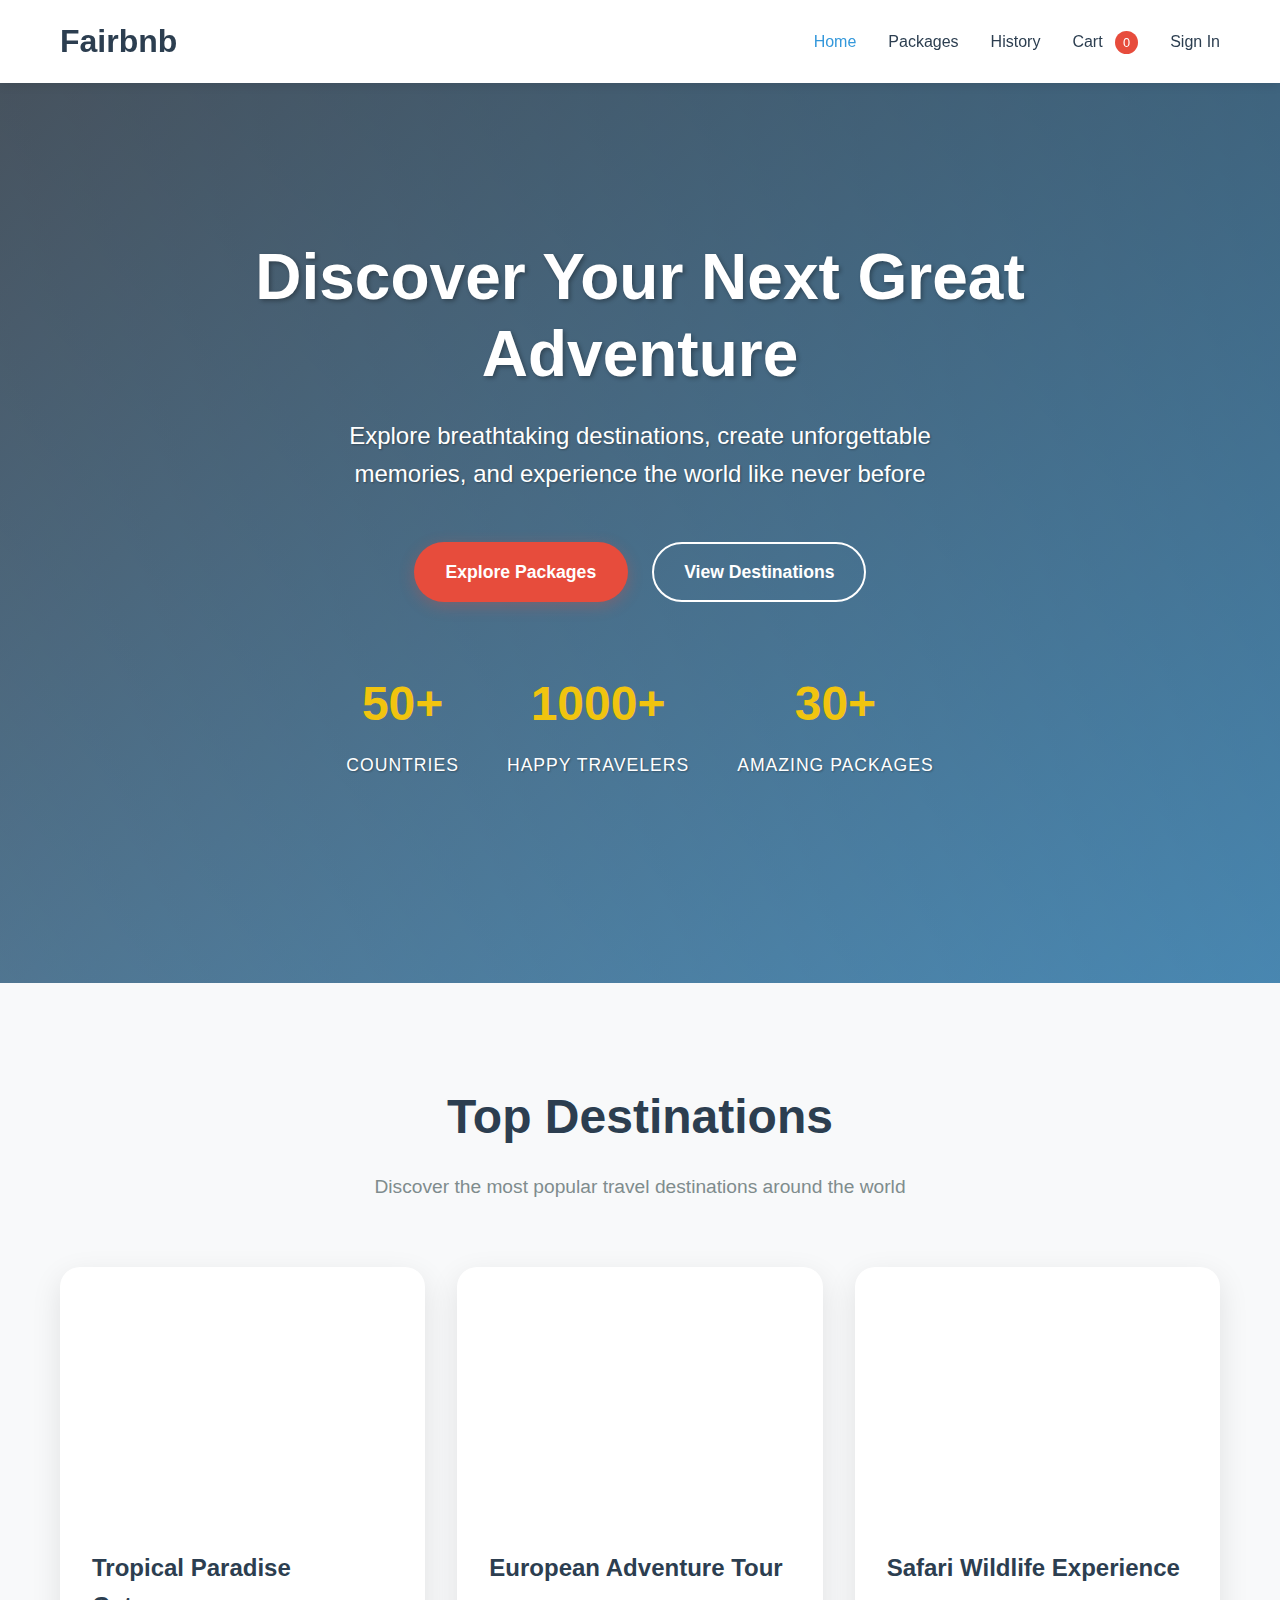
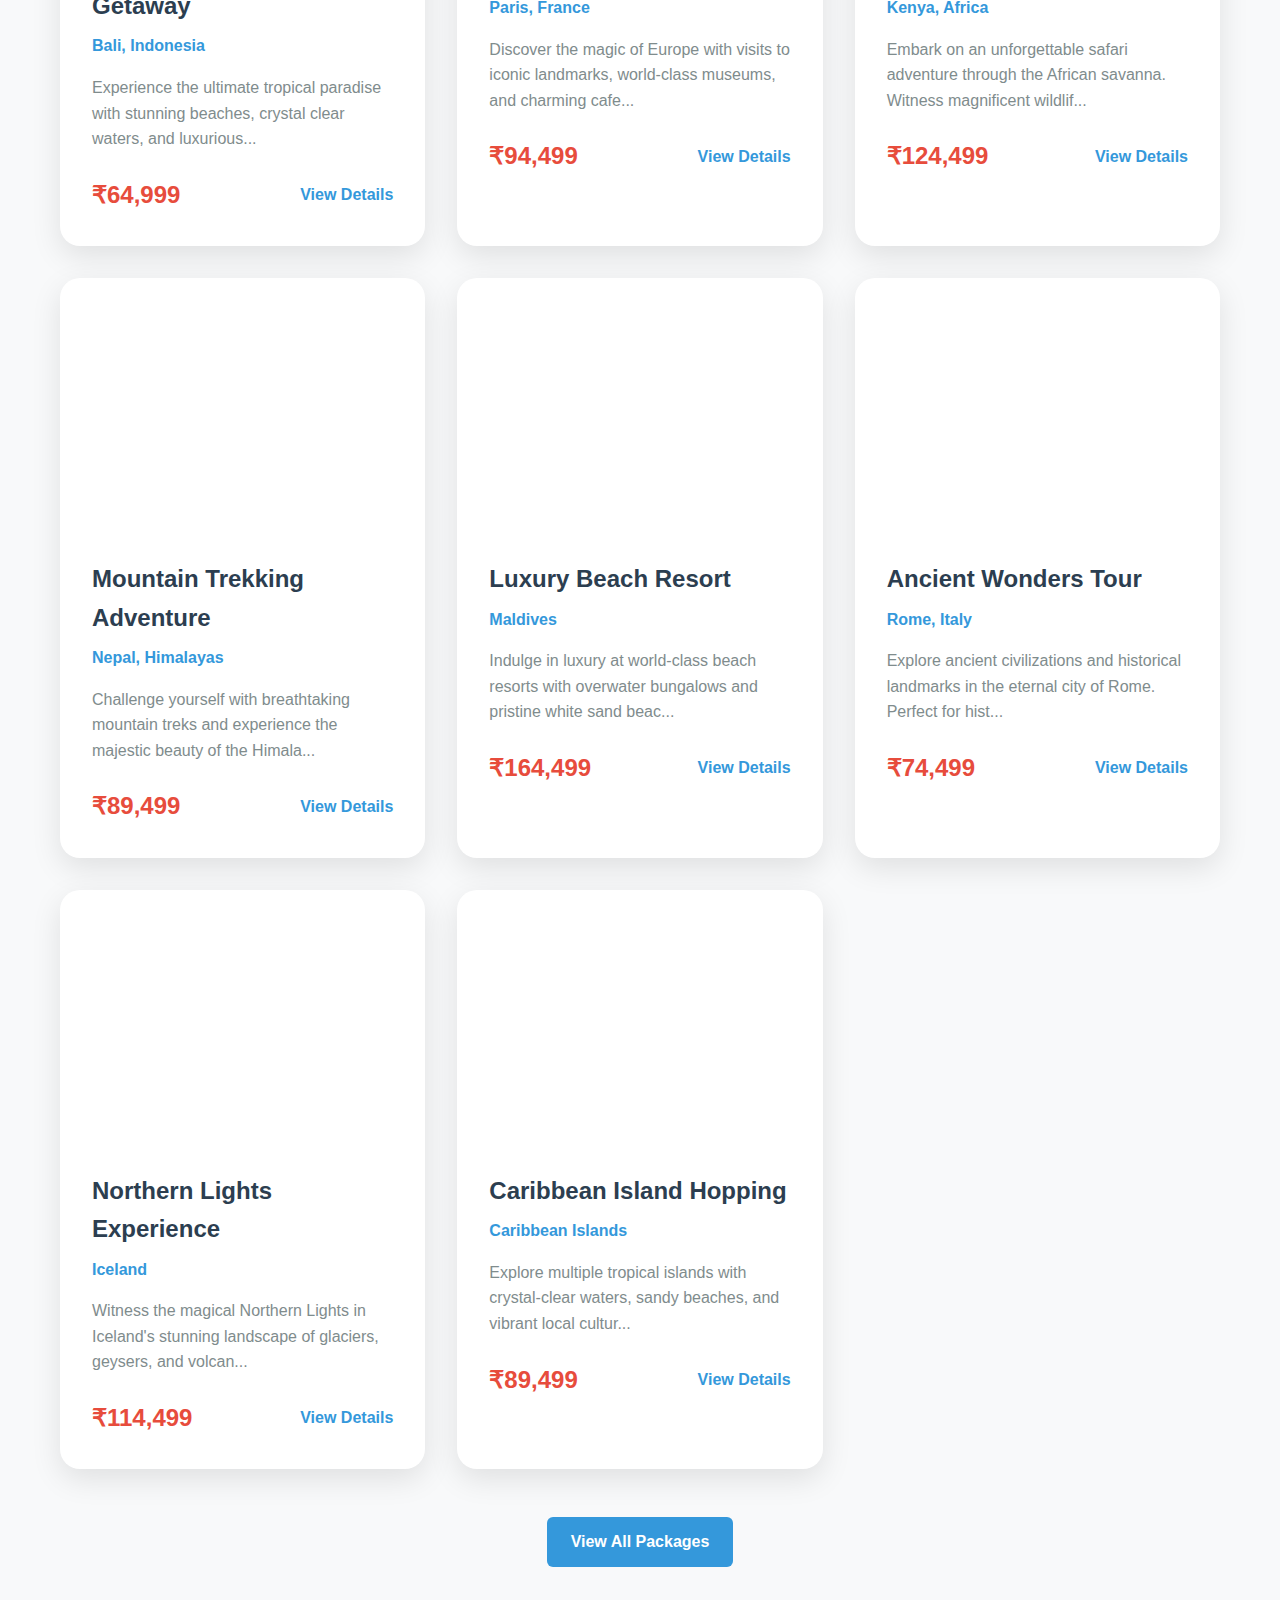
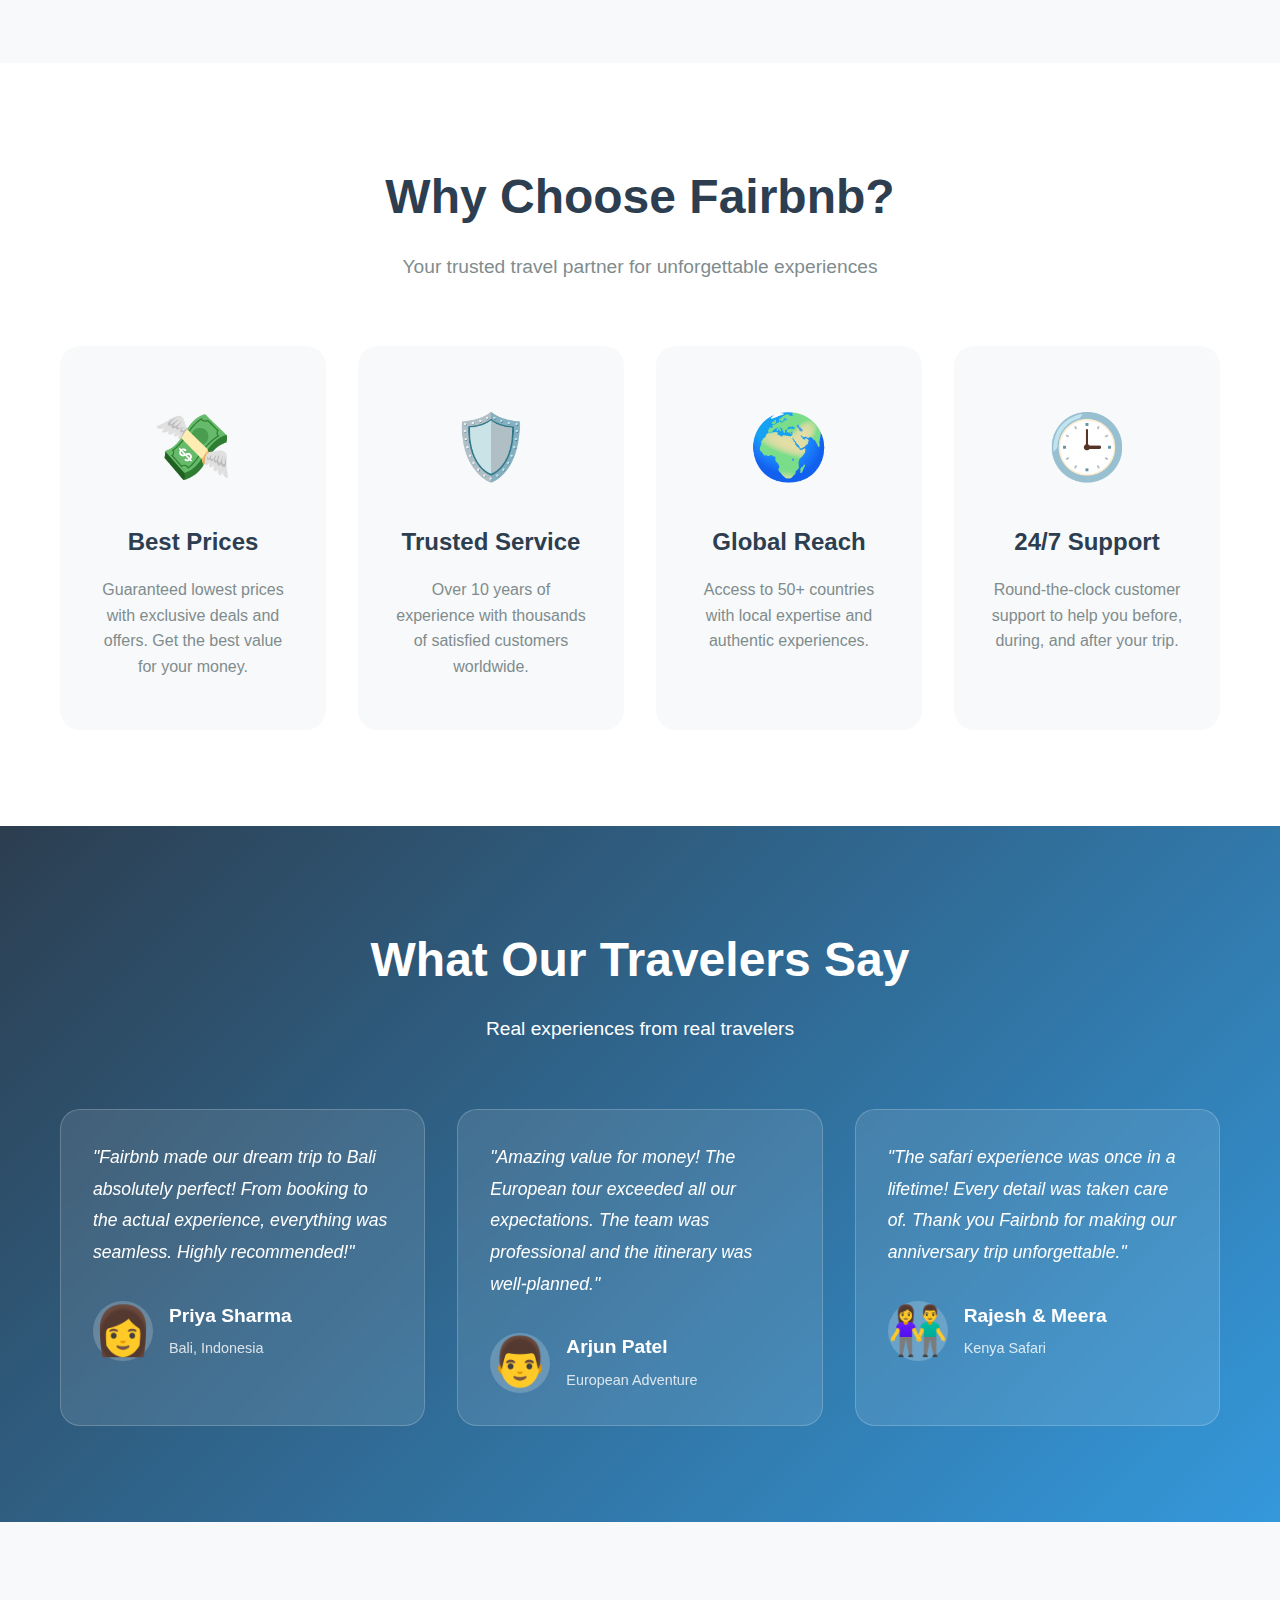
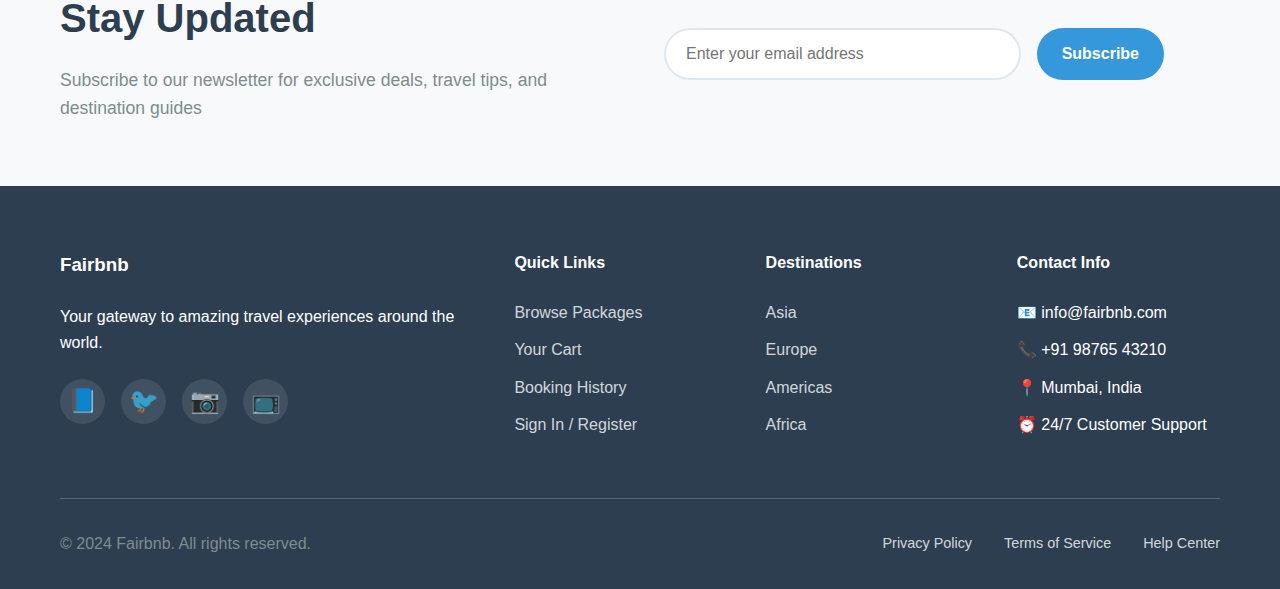
<file: index.html>
<!DOCTYPE html>
<html lang="en">
<head>
    <meta charset="UTF-8">
    <meta name="viewport" content="width=device-width, initial-scale=1.0">
    <title>Fairbnb - Discover Your Next Great Adventure</title>
    <link rel="stylesheet" href="assets/css/style.css">
    <link rel="stylesheet" href="assets/css/home.css">
</head>
<body>
    <script
    type="text/javascript"
    src="https://plug-platform.devrev.ai/static/plug.js"
  ></script>
  <script src="https://static.plug.devrev.ai/plug-latest.min.js"></script>
  <script>
    const savedUser = localStorage.getItem('fairbnb_user');
    if (savedUser) {
      const user = JSON.parse(savedUser);
      const userEmail = user.email;
      const userName = user.name;
      console.log("User Email:", userEmail);
      console.log("User Name:", userName);
    
      if (userEmail && userName) {
        fetch("http://localhost:3000/generate-token", {
          method: "POST",
          headers: { "Content-Type": "application/json" },
          body: JSON.stringify({ email: userEmail, display_name: userName })
        })
        .then(res => res.json())
        .then(data => {
          console.log("Session Token:", data.session_token);
          const sessionToken = data.session_token;
    
          // Initialize PLuG SDK with session token
          window.plugSDK.init({
            app_id: 'DvRvStPZG9uOmNvcmU6ZHZydi1pbi0xOmRldm8vMk9KQnRsU3drazpwbHVnX3NldHRpbmcvMV9ffHxfXzIwMjQtMTEtMjIgMDg6MzY6MDkuNzY5ODc2MDA0ICswMDAwIFVUQw==xlxendsDvRv',
            session_token: sessionToken,
            enable_session_recording: true
          });
    
          // Wait for SDK to be ready, then log session/tab ID
          window.plugSDK.onEvent(payload => {
            if (payload.type === "ON_OBSERVABILITY_READY") {
              const { sessionId, tabId } = window.plugSDK.getSessionDetails();
              console.log("PLuG Session ID:", sessionId);
              console.log("PLuG Tab ID:", tabId);
            }
          });
        })
        .catch(err => console.error("Error fetching session token:", err));
      } else {
        console.warn("User info not found in localStorage.");
      }
    }
    </script> 
    <header class="header">
        <nav class="navbar">
            <div class="nav-container">
                <div class="nav-logo">
                    <h2>Fairbnb</h2>
                </div>
                <ul class="nav-menu" id="nav-menu">
                    <li class="nav-item">
                        <a href="index.html" class="nav-link active">Home</a>
                    </li>
                    <li class="nav-item">
                        <a href="packages.html" class="nav-link">Packages</a>
                    </li>
                    <li class="nav-item">
                        <a href="history.html" class="nav-link">History</a>
                    </li>
                    <li class="nav-item">
                        <a href="cart.html" class="nav-link">Cart <span id="cart-count" class="cart-count">0</span></a>
                    </li>
                    <li class="nav-item auth-section" id="auth-section">
                        <a href="signin.html" class="nav-link" id="auth-link">Sign In</a>
                    </li>
                </ul>
                <div class="nav-toggle" id="nav-toggle">
                    <span class="bar"></span>
                    <span class="bar"></span>
                    <span class="bar"></span>
                </div>
            </div>
        </nav>
    </header>

    <main>
        <!-- Hero Section -->
        <section class="hero">
            <div class="hero-overlay"></div>
            <div class="hero-content">
                <h1>Discover Your Next Great Adventure</h1>
                <p>Explore breathtaking destinations, create unforgettable memories, and experience the world like never before</p>
                <div class="hero-actions">
                    <a href="packages.html" class="cta-button primary">Explore Packages</a>
                    <a href="#destinations" class="cta-button secondary">View Destinations</a>
                </div>
                <div class="hero-stats">
                    <div class="stat-item">
                        <h3>50+</h3>
                        <p>Countries</p>
                    </div>
                    <div class="stat-item">
                        <h3>1000+</h3>
                        <p>Happy Travelers</p>
                    </div>
                    <div class="stat-item">
                        <h3>30+</h3>
                        <p>Amazing Packages</p>
                    </div>
                </div>
            </div>
        </section>

        <!-- Top Destinations Section -->
        <section class="top-destinations" id="destinations">
            <div class="container">
                <div class="section-header">
                    <h2>Top Destinations</h2>
                    <p>Discover the most popular travel destinations around the world</p>
                </div>
                <div class="destinations-grid" id="destinations-grid">
                    <!-- Will be populated by JavaScript -->
                </div>
                <div class="section-footer">
                    <a href="packages.html" class="cta-button">View All Packages</a>
                </div>
            </div>
        </section>

        <!-- Why Choose Us Section -->
        <section class="why-choose-us">
            <div class="container">
                <div class="section-header">
                    <h2>Why Choose Fairbnb?</h2>
                    <p>Your trusted travel partner for unforgettable experiences</p>
                </div>
                <div class="features-grid">
                    <div class="feature-card">
                        <div class="feature-icon">💸</div>
                        <h3>Best Prices</h3>
                        <p>Guaranteed lowest prices with exclusive deals and offers. Get the best value for your money.</p>
                    </div>
                    <div class="feature-card">
                        <div class="feature-icon">🛡️</div>
                        <h3>Trusted Service</h3>
                        <p>Over 10 years of experience with thousands of satisfied customers worldwide.</p>
                    </div>
                    <div class="feature-card">
                        <div class="feature-icon">🌍</div>
                        <h3>Global Reach</h3>
                        <p>Access to 50+ countries with local expertise and authentic experiences.</p>
                    </div>
                    <div class="feature-card">
                        <div class="feature-icon">🕒</div>
                        <h3>24/7 Support</h3>
                        <p>Round-the-clock customer support to help you before, during, and after your trip.</p>
                    </div>
                </div>
            </div>
        </section>

        <!-- Testimonials Section -->
        <section class="testimonials">
            <div class="container">
                <div class="section-header">
                    <h2>What Our Travelers Say</h2>
                    <p>Real experiences from real travelers</p>
                </div>
                <div class="testimonials-grid">
                    <div class="testimonial-card">
                        <div class="testimonial-content">
                            <p>"Fairbnb made our dream trip to Bali absolutely perfect! From booking to the actual experience, everything was seamless. Highly recommended!"</p>
                        </div>
                        <div class="testimonial-author">
                            <div class="author-avatar">👩</div>
                            <div class="author-info">
                                <h4>Priya Sharma</h4>
                                <span>Bali, Indonesia</span>
                            </div>
                        </div>
                    </div>
                    <div class="testimonial-card">
                        <div class="testimonial-content">
                            <p>"Amazing value for money! The European tour exceeded all our expectations. The team was professional and the itinerary was well-planned."</p>
                        </div>
                        <div class="testimonial-author">
                            <div class="author-avatar">👨</div>
                            <div class="author-info">
                                <h4>Arjun Patel</h4>
                                <span>European Adventure</span>
                            </div>
                        </div>
                    </div>
                    <div class="testimonial-card">
                        <div class="testimonial-content">
                            <p>"The safari experience was once in a lifetime! Every detail was taken care of. Thank you Fairbnb for making our anniversary trip unforgettable."</p>
                        </div>
                        <div class="testimonial-author">
                            <div class="author-avatar">👫</div>
                            <div class="author-info">
                                <h4>Rajesh & Meera</h4>
                                <span>Kenya Safari</span>
                            </div>
                        </div>
                    </div>
                </div>
            </div>
        </section>

        <!-- Newsletter Section -->
        <section class="newsletter">
            <div class="container">
                <div class="newsletter-content">
                    <div class="newsletter-text">
                        <h2>Stay Updated</h2>
                        <p>Subscribe to our newsletter for exclusive deals, travel tips, and destination guides</p>
                    </div>
                    <div class="newsletter-form">
                        <form id="newsletter-form">
                            <input type="email" placeholder="Enter your email address" required>
                            <button type="submit" class="cta-button">Subscribe</button>
                        </form>
                    </div>
                </div>
            </div>
        </section>
    </main>

    <footer class="footer">
        <div class="container">
            <div class="footer-content">
                <div class="footer-section">
                    <h3>Fairbnb</h3>
                    <p>Your gateway to amazing travel experiences around the world.</p>
                    <div class="social-links">
                        <a href="#" aria-label="Facebook">📘</a>
                        <a href="#" aria-label="Twitter">🐦</a>
                        <a href="#" aria-label="Instagram">📷</a>
                        <a href="#" aria-label="YouTube">📺</a>
                    </div>
                </div>
                <div class="footer-section">
                    <h4>Quick Links</h4>
                    <ul>
                        <li><a href="packages.html">Browse Packages</a></li>
                        <li><a href="cart.html">Your Cart</a></li>
                        <li><a href="history.html">Booking History</a></li>
                        <li><a href="signin.html">Sign In / Register</a></li>
                    </ul>
                </div>
                <div class="footer-section">
                    <h4>Destinations</h4>
                    <ul>
                        <li><a href="#">Asia</a></li>
                        <li><a href="#">Europe</a></li>
                        <li><a href="#">Americas</a></li>
                        <li><a href="#">Africa</a></li>
                    </ul>
                </div>
                <div class="footer-section">
                    <h4>Contact Info</h4>
                    <ul>
                        <li>📧 info@fairbnb.com</li>
                        <li>📞 +91 98765 43210</li>
                        <li>📍 Mumbai, India</li>
                        <li>⏰ 24/7 Customer Support</li>
                    </ul>
                </div>
            </div>
            <div class="footer-bottom">
                <div class="footer-bottom-content">
                    <p>&copy; 2024 Fairbnb. All rights reserved.</p>
                    <div class="footer-links">
                        <a href="#">Privacy Policy</a>
                        <a href="#">Terms of Service</a>
                        <a href="#">Help Center</a>
                    </div>
                </div>
            </div>
        </div>
    </footer>

    <script src="assets/js/data.js"></script>
    <script src="assets/js/main.js"></script>
    <script>
        // Load featured destinations on homepage
        document.addEventListener('DOMContentLoaded', () => {
            const destinationsGrid = document.getElementById('destinations-grid');
            const featuredPackages = packages.slice(0, 8);
            
            featuredPackages.forEach(pkg => {
                const destinationCard = document.createElement('div');
                destinationCard.className = 'destination-card';
                destinationCard.innerHTML = `
                    <div class="destination-image" style="background-image: url('${pkg.image}')"></div>
                    <div class="destination-content">
                        <h3>${pkg.title}</h3>
                        <p class="destination-location">${pkg.location}</p>
                        <p class="destination-description">${pkg.description.substring(0, 100)}...</p>
                        <div class="destination-footer">
                            <span class="destination-price">₹${pkg.price.toLocaleString()}</span>
                            <a href="packages.html" class="destination-link">View Details</a>
                        </div>
                    </div>
                `;
                destinationsGrid.appendChild(destinationCard);
            });

            // Newsletter form handler
            document.getElementById('newsletter-form').addEventListener('submit', (e) => {
                e.preventDefault();
                const email = e.target.querySelector('input[type="email"]').value;
                showAlert('Thank you for subscribing! You will receive our latest updates.', 'success');
                e.target.reset();
            });
        });
    </script>
</body>
</html>
</file>
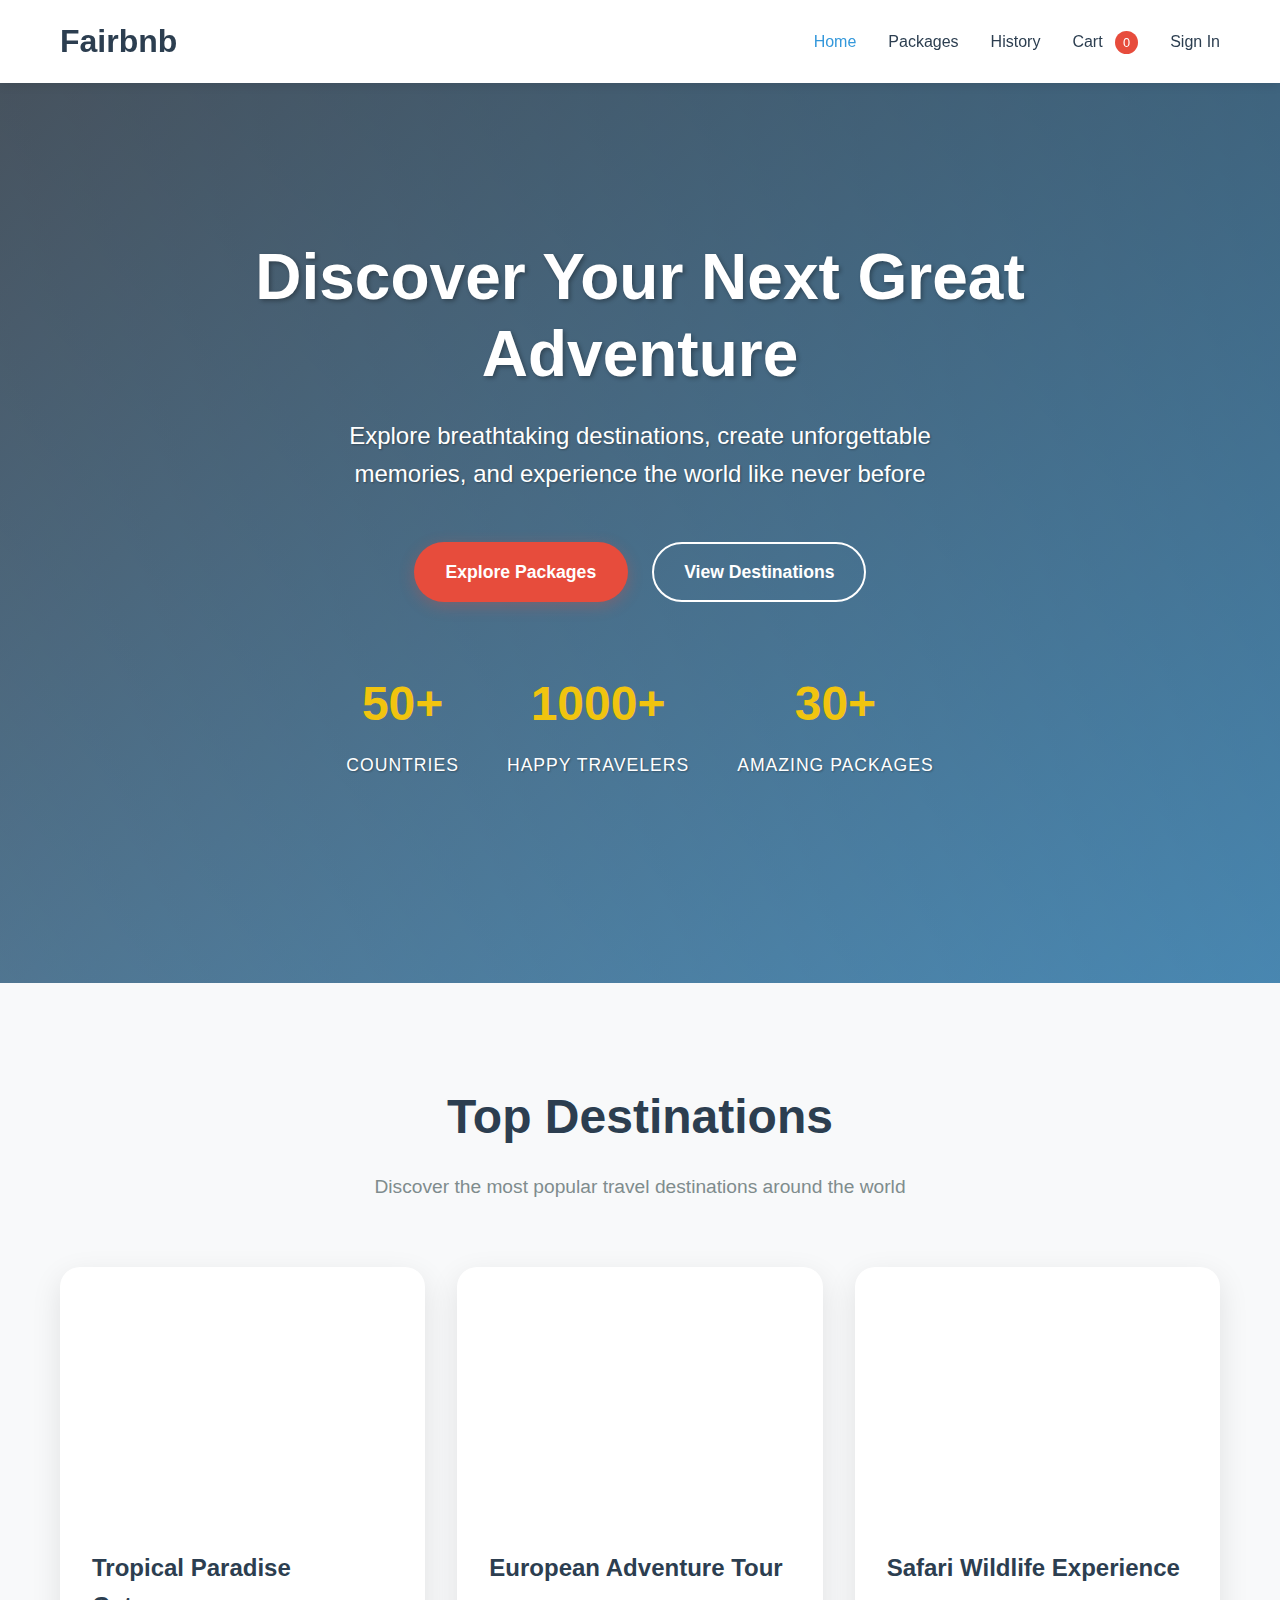
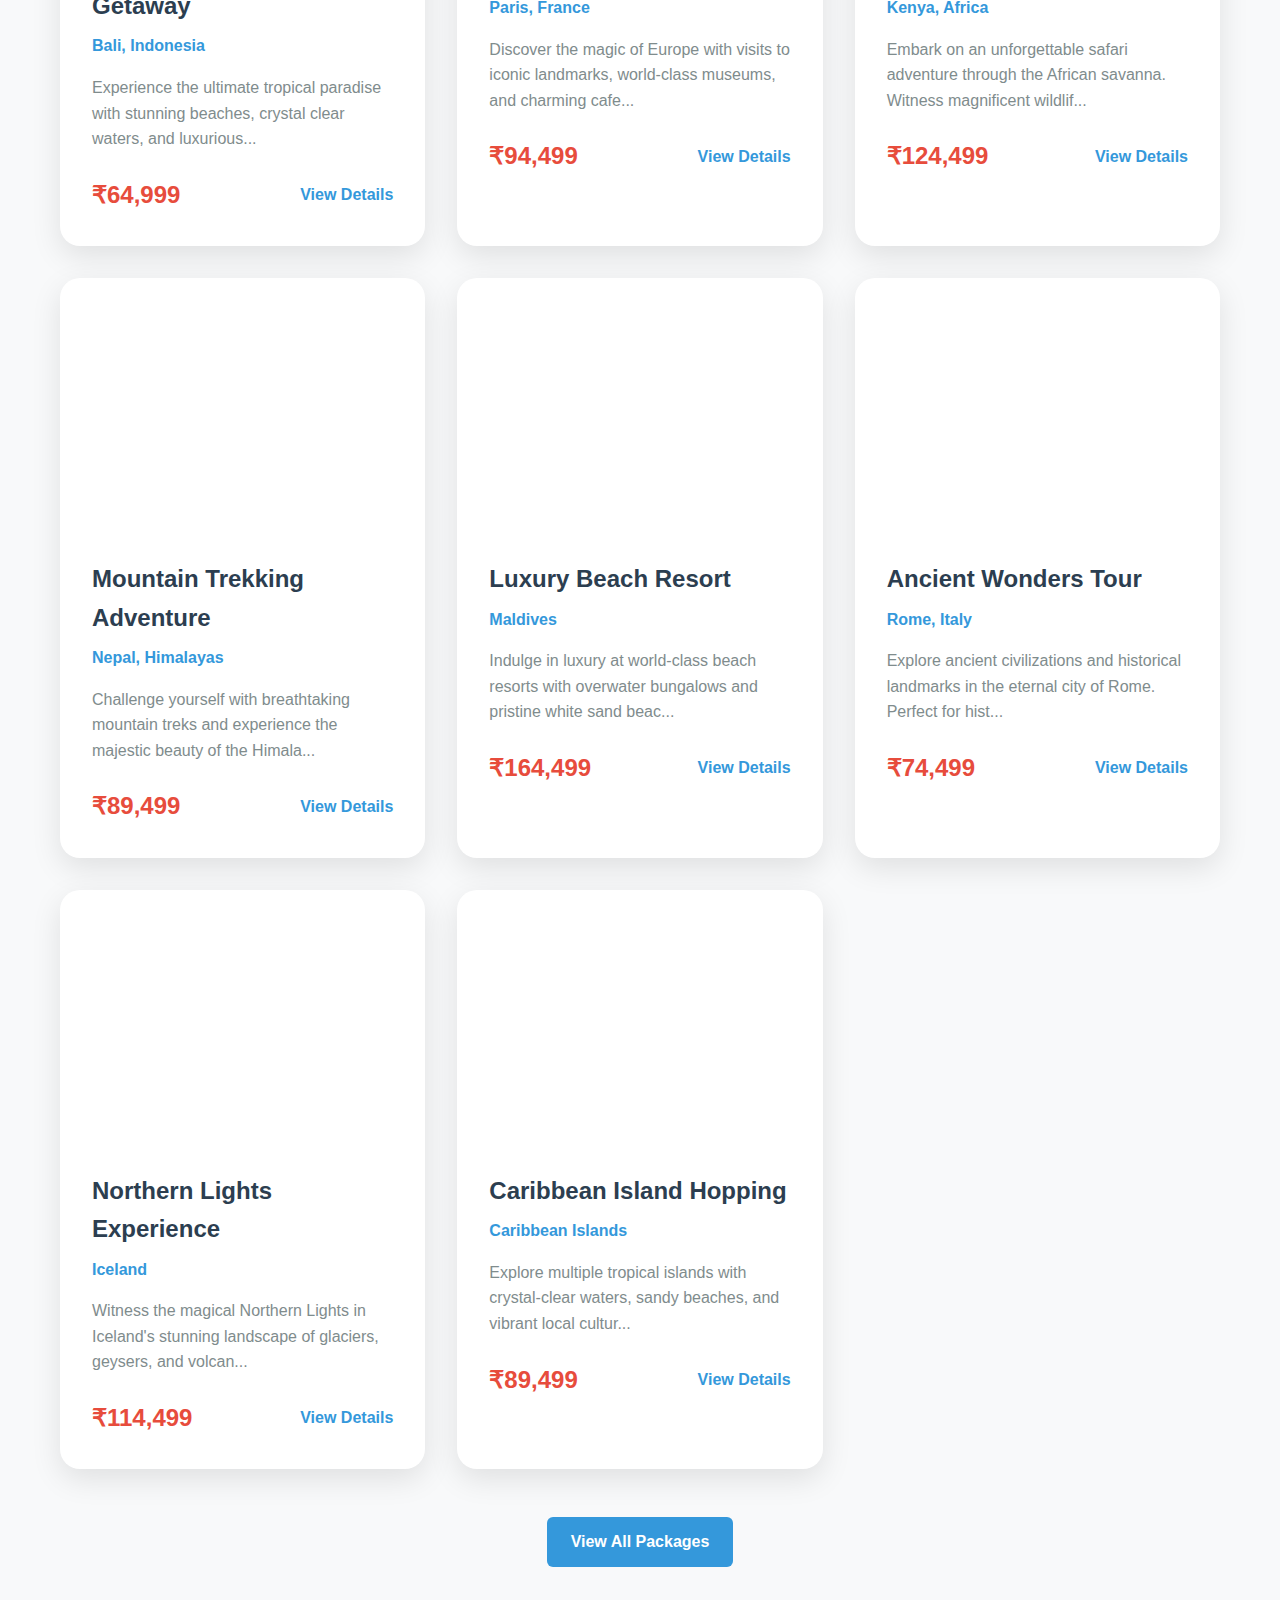
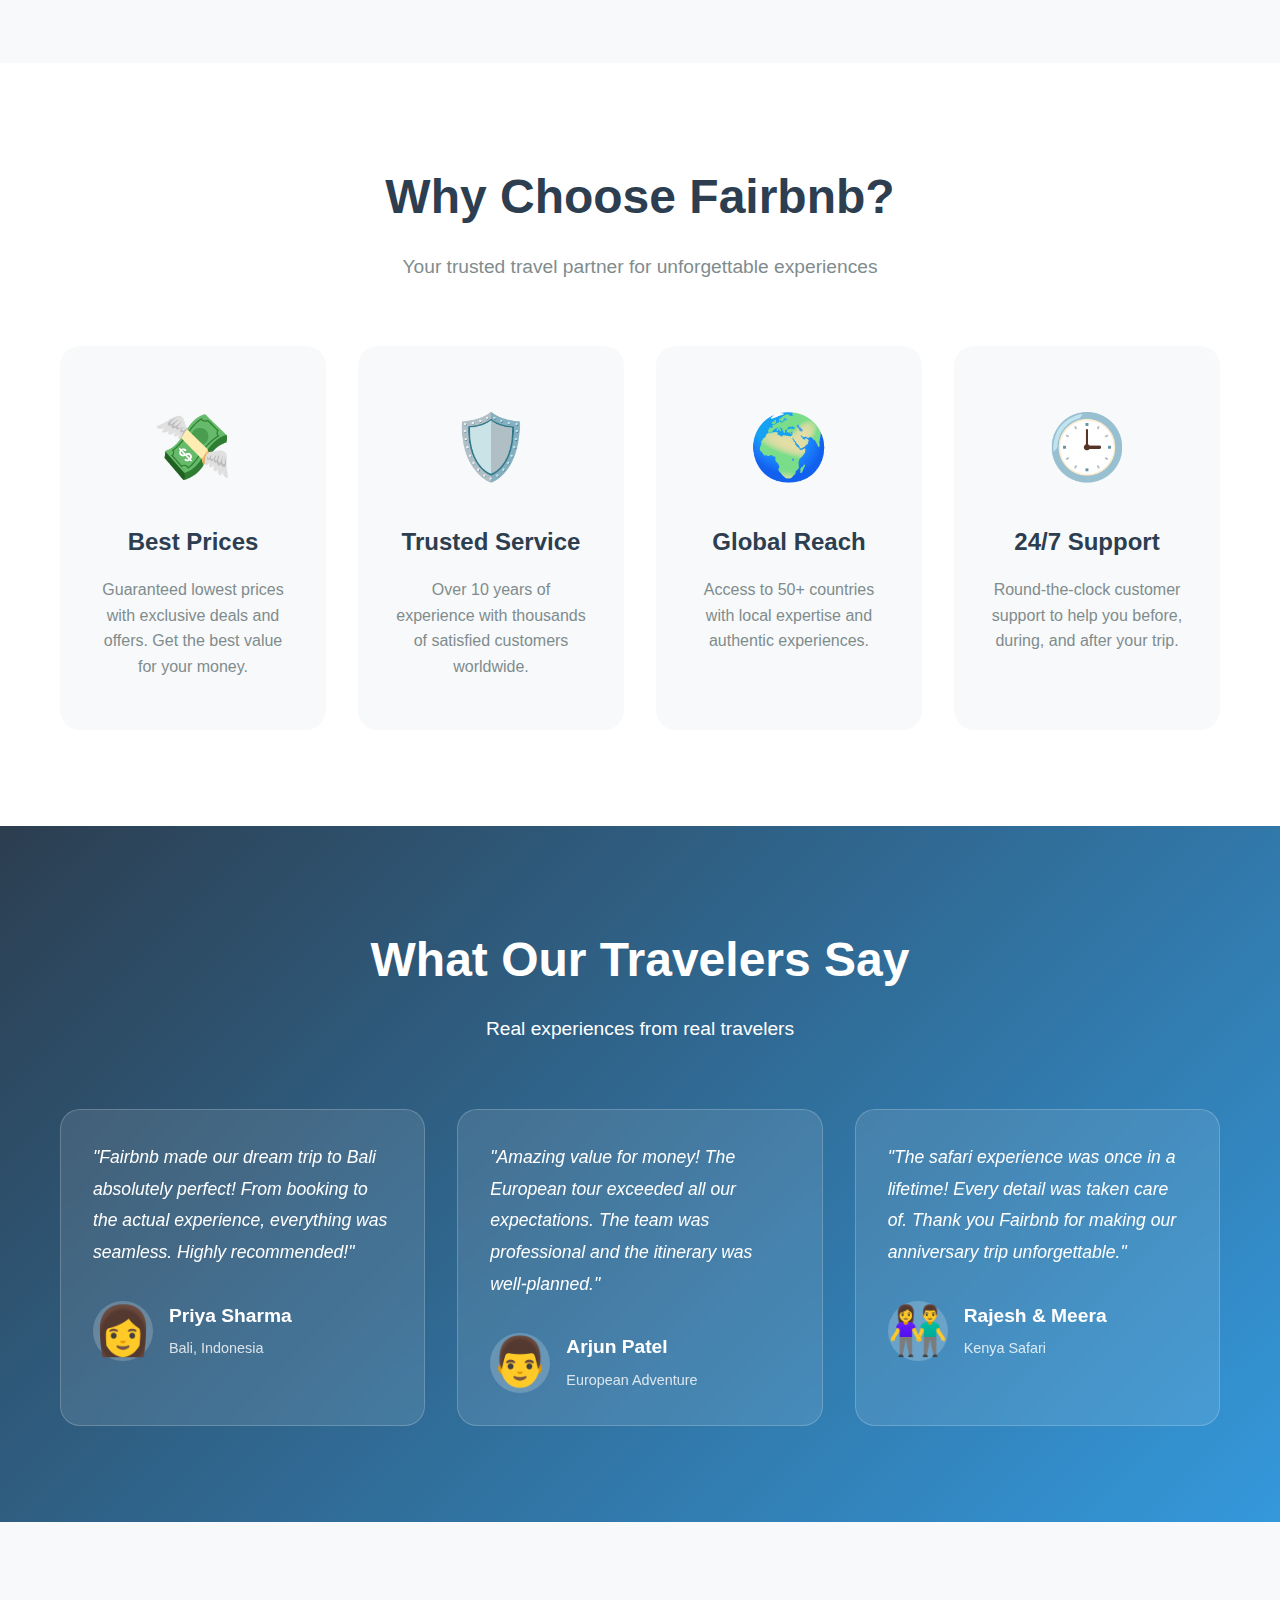
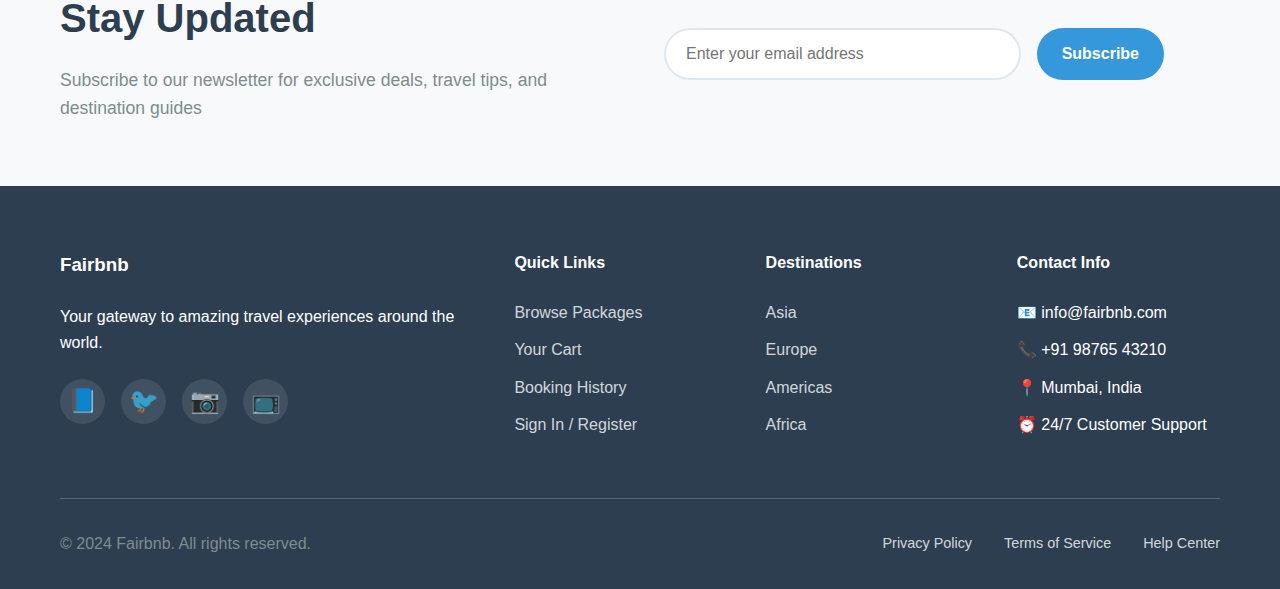
<file: Fairbnb/index.html>
<!DOCTYPE html>
<html lang="en">
<head>
    <meta charset="UTF-8">
    <meta name="viewport" content="width=device-width, initial-scale=1.0">
    <title>Fairbnb - Discover Your Next Great Adventure</title>
    <link rel="stylesheet" href="assets/css/style.css">
    <link rel="stylesheet" href="assets/css/home.css">
</head>
<body>
    <header class="header">
        <nav class="navbar">
            <div class="nav-container">
                <div class="nav-logo">
                    <h2>Fairbnb</h2>
                </div>
                <ul class="nav-menu" id="nav-menu">
                    <li class="nav-item">
                        <a href="index.html" class="nav-link active">Home</a>
                    </li>
                    <li class="nav-item">
                        <a href="packages.html" class="nav-link">Packages</a>
                    </li>
                    <li class="nav-item">
                        <a href="history.html" class="nav-link">History</a>
                    </li>
                    <li class="nav-item">
                        <a href="cart.html" class="nav-link">Cart <span id="cart-count" class="cart-count">0</span></a>
                    </li>
                    <li class="nav-item auth-section" id="auth-section">
                        <a href="signin.html" class="nav-link" id="auth-link">Sign In</a>
                    </li>
                </ul>
                <div class="nav-toggle" id="nav-toggle">
                    <span class="bar"></span>
                    <span class="bar"></span>
                    <span class="bar"></span>
                </div>
            </div>
        </nav>
    </header>

    <main>
        <!-- Hero Section -->
        <section class="hero">
            <div class="hero-overlay"></div>
            <div class="hero-content">
                <h1>Discover Your Next Great Adventure</h1>
                <p>Explore breathtaking destinations, create unforgettable memories, and experience the world like never before</p>
                <div class="hero-actions">
                    <a href="packages.html" class="cta-button primary">Explore Packages</a>
                    <a href="#destinations" class="cta-button secondary">View Destinations</a>
                </div>
                <div class="hero-stats">
                    <div class="stat-item">
                        <h3>50+</h3>
                        <p>Countries</p>
                    </div>
                    <div class="stat-item">
                        <h3>1000+</h3>
                        <p>Happy Travelers</p>
                    </div>
                    <div class="stat-item">
                        <h3>30+</h3>
                        <p>Amazing Packages</p>
                    </div>
                </div>
            </div>
        </section>

        <!-- Top Destinations Section -->
        <section class="top-destinations" id="destinations">
            <div class="container">
                <div class="section-header">
                    <h2>Top Destinations</h2>
                    <p>Discover the most popular travel destinations around the world</p>
                </div>
                <div class="destinations-grid" id="destinations-grid">
                    <!-- Will be populated by JavaScript -->
                </div>
                <div class="section-footer">
                    <a href="packages.html" class="cta-button">View All Packages</a>
                </div>
            </div>
        </section>

        <!-- Why Choose Us Section -->
        <section class="why-choose-us">
            <div class="container">
                <div class="section-header">
                    <h2>Why Choose Fairbnb?</h2>
                    <p>Your trusted travel partner for unforgettable experiences</p>
                </div>
                <div class="features-grid">
                    <div class="feature-card">
                        <div class="feature-icon">💸</div>
                        <h3>Best Prices</h3>
                        <p>Guaranteed lowest prices with exclusive deals and offers. Get the best value for your money.</p>
                    </div>
                    <div class="feature-card">
                        <div class="feature-icon">🛡️</div>
                        <h3>Trusted Service</h3>
                        <p>Over 10 years of experience with thousands of satisfied customers worldwide.</p>
                    </div>
                    <div class="feature-card">
                        <div class="feature-icon">🌍</div>
                        <h3>Global Reach</h3>
                        <p>Access to 50+ countries with local expertise and authentic experiences.</p>
                    </div>
                    <div class="feature-card">
                        <div class="feature-icon">🕒</div>
                        <h3>24/7 Support</h3>
                        <p>Round-the-clock customer support to help you before, during, and after your trip.</p>
                    </div>
                </div>
            </div>
        </section>

        <!-- Testimonials Section -->
        <section class="testimonials">
            <div class="container">
                <div class="section-header">
                    <h2>What Our Travelers Say</h2>
                    <p>Real experiences from real travelers</p>
                </div>
                <div class="testimonials-grid">
                    <div class="testimonial-card">
                        <div class="testimonial-content">
                            <p>"Fairbnb made our dream trip to Bali absolutely perfect! From booking to the actual experience, everything was seamless. Highly recommended!"</p>
                        </div>
                        <div class="testimonial-author">
                            <div class="author-avatar">👩</div>
                            <div class="author-info">
                                <h4>Priya Sharma</h4>
                                <span>Bali, Indonesia</span>
                            </div>
                        </div>
                    </div>
                    <div class="testimonial-card">
                        <div class="testimonial-content">
                            <p>"Amazing value for money! The European tour exceeded all our expectations. The team was professional and the itinerary was well-planned."</p>
                        </div>
                        <div class="testimonial-author">
                            <div class="author-avatar">👨</div>
                            <div class="author-info">
                                <h4>Arjun Patel</h4>
                                <span>European Adventure</span>
                            </div>
                        </div>
                    </div>
                    <div class="testimonial-card">
                        <div class="testimonial-content">
                            <p>"The safari experience was once in a lifetime! Every detail was taken care of. Thank you Fairbnb for making our anniversary trip unforgettable."</p>
                        </div>
                        <div class="testimonial-author">
                            <div class="author-avatar">👫</div>
                            <div class="author-info">
                                <h4>Rajesh & Meera</h4>
                                <span>Kenya Safari</span>
                            </div>
                        </div>
                    </div>
                </div>
            </div>
        </section>

        <!-- Newsletter Section -->
        <section class="newsletter">
            <div class="container">
                <div class="newsletter-content">
                    <div class="newsletter-text">
                        <h2>Stay Updated</h2>
                        <p>Subscribe to our newsletter for exclusive deals, travel tips, and destination guides</p>
                    </div>
                    <div class="newsletter-form">
                        <form id="newsletter-form">
                            <input type="email" placeholder="Enter your email address" required>
                            <button type="submit" class="cta-button">Subscribe</button>
                        </form>
                    </div>
                </div>
            </div>
        </section>
    </main>

    <footer class="footer">
        <div class="container">
            <div class="footer-content">
                <div class="footer-section">
                    <h3>Fairbnb</h3>
                    <p>Your gateway to amazing travel experiences around the world.</p>
                    <div class="social-links">
                        <a href="#" aria-label="Facebook">📘</a>
                        <a href="#" aria-label="Twitter">🐦</a>
                        <a href="#" aria-label="Instagram">📷</a>
                        <a href="#" aria-label="YouTube">📺</a>
                    </div>
                </div>
                <div class="footer-section">
                    <h4>Quick Links</h4>
                    <ul>
                        <li><a href="packages.html">Browse Packages</a></li>
                        <li><a href="cart.html">Your Cart</a></li>
                        <li><a href="history.html">Booking History</a></li>
                        <li><a href="signin.html">Sign In / Register</a></li>
                    </ul>
                </div>
                <div class="footer-section">
                    <h4>Destinations</h4>
                    <ul>
                        <li><a href="#">Asia</a></li>
                        <li><a href="#">Europe</a></li>
                        <li><a href="#">Americas</a></li>
                        <li><a href="#">Africa</a></li>
                    </ul>
                </div>
                <div class="footer-section">
                    <h4>Contact Info</h4>
                    <ul>
                        <li>📧 info@fairbnb.com</li>
                        <li>📞 +91 98765 43210</li>
                        <li>📍 Mumbai, India</li>
                        <li>⏰ 24/7 Customer Support</li>
                    </ul>
                </div>
            </div>
            <div class="footer-bottom">
                <div class="footer-bottom-content">
                    <p>&copy; 2024 Fairbnb. All rights reserved.</p>
                    <div class="footer-links">
                        <a href="#">Privacy Policy</a>
                        <a href="#">Terms of Service</a>
                        <a href="#">Help Center</a>
                    </div>
                </div>
            </div>
        </div>
    </footer>

    <script src="assets/js/data.js"></script>
    <script src="assets/js/main.js"></script>
    <script>
        // Load featured destinations on homepage
        document.addEventListener('DOMContentLoaded', () => {
            const destinationsGrid = document.getElementById('destinations-grid');
            const featuredPackages = packages.slice(0, 8);
            
            featuredPackages.forEach(pkg => {
                const destinationCard = document.createElement('div');
                destinationCard.className = 'destination-card';
                destinationCard.innerHTML = `
                    <div class="destination-image" style="background-image: url('${pkg.image}')"></div>
                    <div class="destination-content">
                        <h3>${pkg.title}</h3>
                        <p class="destination-location">${pkg.location}</p>
                        <p class="destination-description">${pkg.description.substring(0, 100)}...</p>
                        <div class="destination-footer">
                            <span class="destination-price">₹${pkg.price.toLocaleString()}</span>
                            <a href="packages.html" class="destination-link">View Details</a>
                        </div>
                    </div>
                `;
                destinationsGrid.appendChild(destinationCard);
            });

            // Newsletter form handler
            document.getElementById('newsletter-form').addEventListener('submit', (e) => {
                e.preventDefault();
                const email = e.target.querySelector('input[type="email"]').value;
                showAlert('Thank you for subscribing! You will receive our latest updates.', 'success');
                e.target.reset();
            });
        });
    </script>
</body>
</html>
</file>
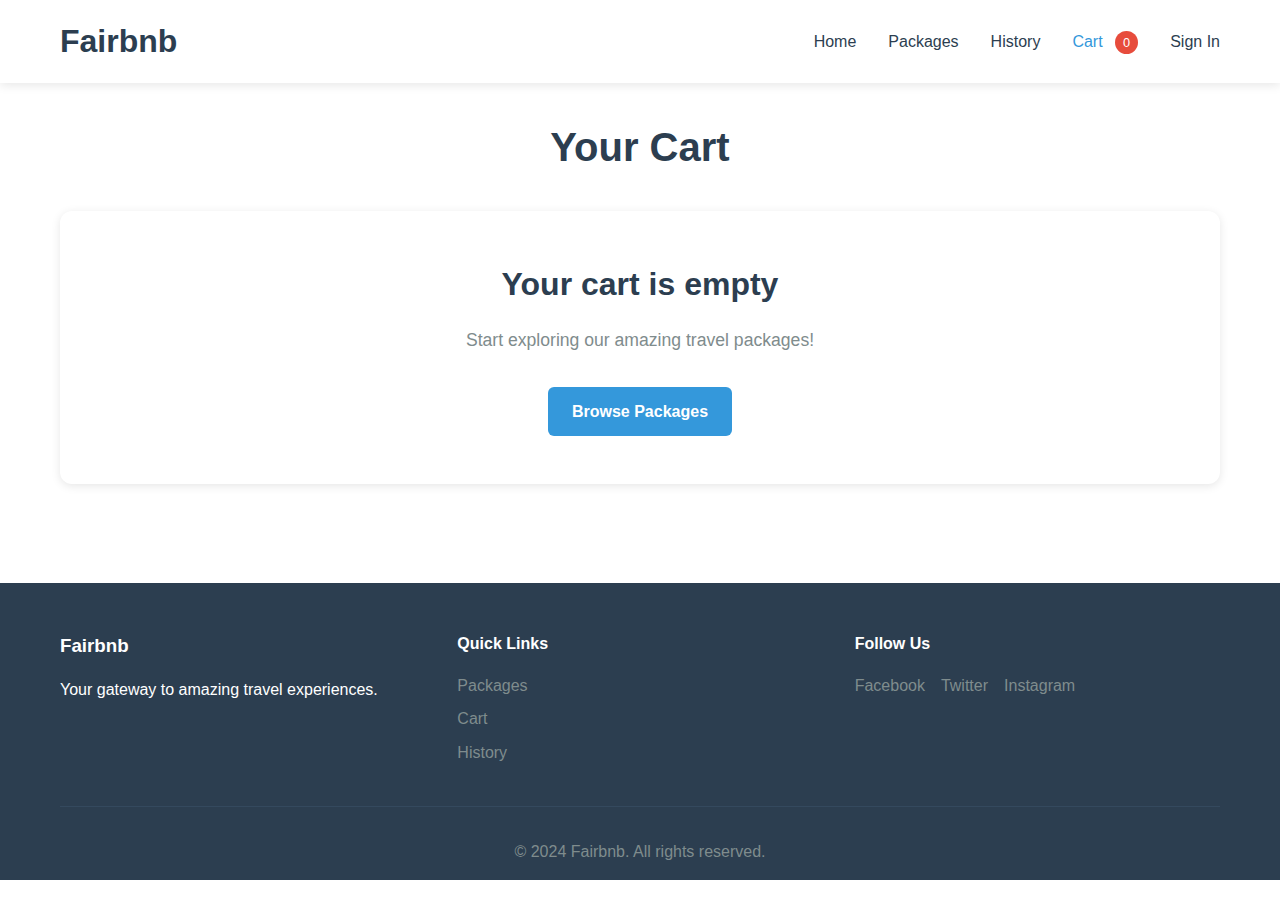
<file: cart.html>
<!DOCTYPE html>
<html lang="en">
<head>
    <meta charset="UTF-8">
    <meta name="viewport" content="width=device-width, initial-scale=1.0">
    <title>Cart - Fairbnb</title>
    <link rel="stylesheet" href="assets/css/style.css">
    <link rel="stylesheet" href="assets/css/cart.css">
</head>
<body>
    <header class="header">
        <nav class="navbar">
            <div class="nav-container">
                <div class="nav-logo">
                    <h2>Fairbnb</h2>
                </div>
                <ul class="nav-menu" id="nav-menu">
                    <li class="nav-item">
                        <a href="index.html" class="nav-link">Home</a>
                    </li>
                    <li class="nav-item">
                        <a href="packages.html" class="nav-link">Packages</a>
                    </li>
                    <li class="nav-item">
                        <a href="history.html" class="nav-link">History</a>
                    </li>
                    <li class="nav-item">
                        <a href="cart.html" class="nav-link active">Cart <span id="cart-count" class="cart-count">0</span></a>
                    </li>
                    <li class="nav-item auth-section" id="auth-section">
                        <a href="signin.html" class="nav-link" id="auth-link">Sign In</a>
                    </li>
                </ul>
                <div class="nav-toggle" id="nav-toggle">
                    <span class="bar"></span>
                    <span class="bar"></span>
                    <span class="bar"></span>
                </div>
            </div>
        </nav>
    </header>

    <main class="main-content">
        <div class="container">
            <h1>Your Cart</h1>
            
            <div class="cart-content">
                <div class="cart-items" id="cart-items">
                    <!-- Cart items will be populated by JavaScript -->
                </div>
                
                <div class="cart-summary">
                    <h3>Order Summary</h3>
                    <div class="summary-row">
                        <span>Total Items:</span>
                        <span id="total-items">0</span>
                    </div>
                    <div class="summary-row">
                        <span>Subtotal:</span>
                        <span id="subtotal">$0</span>
                    </div>
                    <div class="summary-row total">
                        <span>Total:</span>
                        <span id="total">$0</span>
                    </div>
                    <button class="checkout-btn" id="checkout-btn" onclick="proceedToCheckout()">
                        Proceed to Checkout
                    </button>
                    <button class="clear-cart-btn" id="clear-cart-btn" onclick="clearCart()">
                        Clear Cart
                    </button>
                </div>
            </div>
            
            <div class="empty-cart" id="empty-cart" style="display: none;">
                <h2>Your cart is empty</h2>
                <p>Start exploring our amazing travel packages!</p>
                <a href="packages.html" class="cta-button">Browse Packages</a>
            </div>
        </div>
    </main>

    <footer class="footer">
        <div class="container">
            <div class="footer-content">
                <div class="footer-section">
                    <h3>Fairbnb</h3>
                    <p>Your gateway to amazing travel experiences.</p>
                </div>
                <div class="footer-section">
                    <h4>Quick Links</h4>
                    <ul>
                        <li><a href="packages.html">Packages</a></li>
                        <li><a href="cart.html">Cart</a></li>
                        <li><a href="history.html">History</a></li>
                    </ul>
                </div>
                <div class="footer-section">
                    <h4>Follow Us</h4>
                    <div class="social-links">
                        <a href="#" aria-label="Facebook">Facebook</a>
                        <a href="#" aria-label="Twitter">Twitter</a>
                        <a href="#" aria-label="Instagram">Instagram</a>
                    </div>
                </div>
            </div>
            <div class="footer-bottom">
                <p>&copy; 2024 Fairbnb. All rights reserved.</p>
            </div>
        </div>
    </footer>

    <script src="assets/js/data.js"></script>
    <script src="assets/js/main.js"></script>
    <script src="assets/js/cart.js"></script>
</body>
</html>
</file>
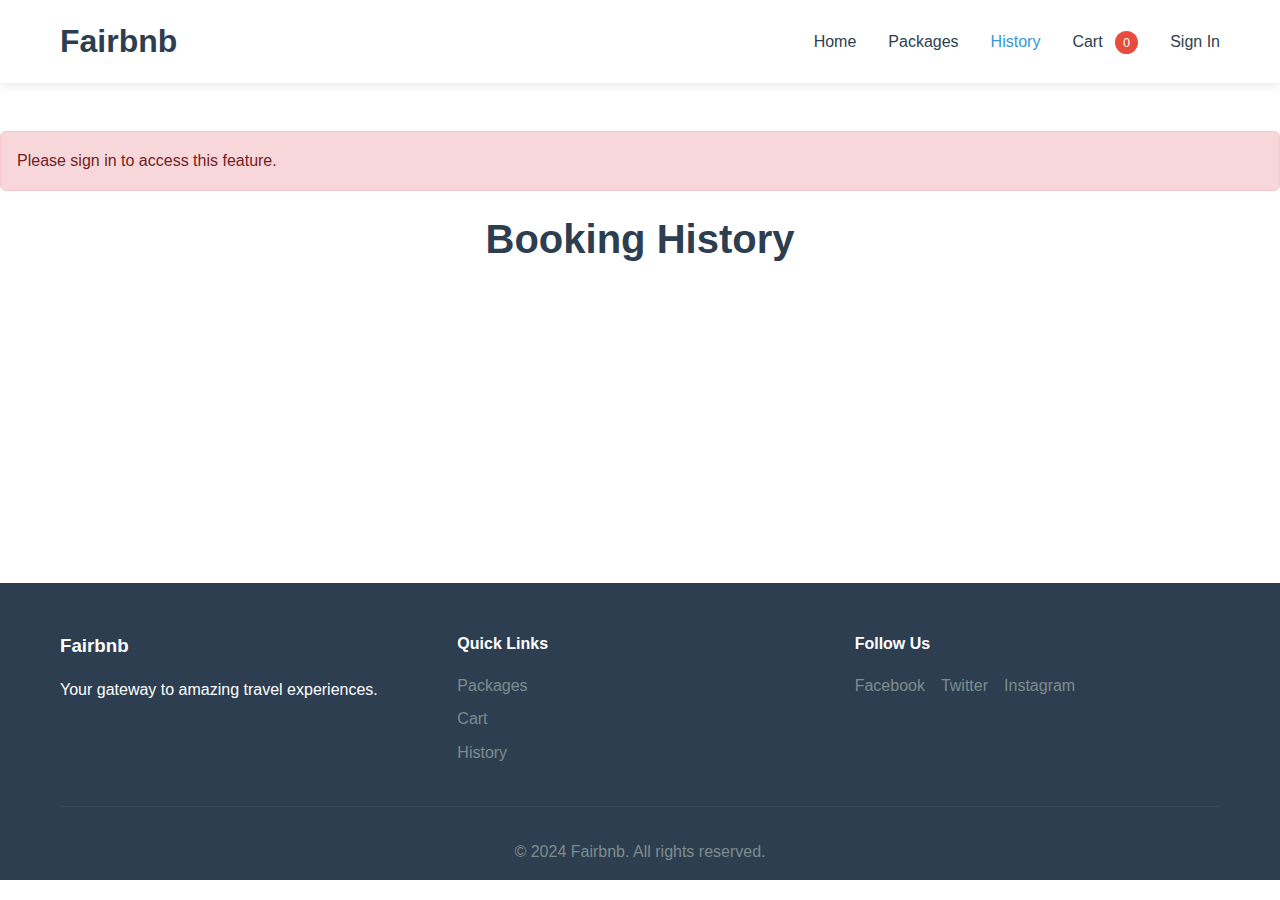
<file: history.html>
<!DOCTYPE html>
<html lang="en">
<head>
    <meta charset="UTF-8">
    <meta name="viewport" content="width=device-width, initial-scale=1.0">
    <title>Booking History - Fairbnb</title>
    <link rel="stylesheet" href="assets/css/style.css">
    <link rel="stylesheet" href="assets/css/cart.css">
</head>
<body>
    <header class="header">
        <nav class="navbar">
            <div class="nav-container">
                <div class="nav-logo">
                    <h2>Fairbnb</h2>
                </div>
                <ul class="nav-menu" id="nav-menu">
                    <li class="nav-item">
                        <a href="index.html" class="nav-link">Home</a>
                    </li>
                    <li class="nav-item">
                        <a href="packages.html" class="nav-link">Packages</a>
                    </li>
                    <li class="nav-item">
                        <a href="history.html" class="nav-link active">History</a>
                    </li>
                    <li class="nav-item">
                        <a href="cart.html" class="nav-link">Cart <span id="cart-count" class="cart-count">0</span></a>
                    </li>
                    <li class="nav-item auth-section" id="auth-section">
                        <a href="signin.html" class="nav-link" id="auth-link">Sign In</a>
                    </li>
                </ul>
                <div class="nav-toggle" id="nav-toggle">
                    <span class="bar"></span>
                    <span class="bar"></span>
                    <span class="bar"></span>
                </div>
            </div>
        </nav>
    </header>

    <main class="main-content">
        <div class="container">
            <h1>Booking History</h1>
            
            <div class="history-content" id="history-content">
                <!-- History items will be populated by JavaScript -->
            </div>
            
            <div class="empty-history" id="empty-history" style="display: none;">
                <h2>No booking history found</h2>
                <p>You haven't made any bookings yet. Start exploring our packages!</p>
                <a href="packages.html" class="cta-button">Browse Packages</a>
            </div>
        </div>
    </main>

    <footer class="footer">
        <div class="container">
            <div class="footer-content">
                <div class="footer-section">
                    <h3>Fairbnb</h3>
                    <p>Your gateway to amazing travel experiences.</p>
                </div>
                <div class="footer-section">
                    <h4>Quick Links</h4>
                    <ul>
                        <li><a href="packages.html">Packages</a></li>
                        <li><a href="cart.html">Cart</a></li>
                        <li><a href="history.html">History</a></li>
                    </ul>
                </div>
                <div class="footer-section">
                    <h4>Follow Us</h4>
                    <div class="social-links">
                        <a href="#" aria-label="Facebook">Facebook</a>
                        <a href="#" aria-label="Twitter">Twitter</a>
                        <a href="#" aria-label="Instagram">Instagram</a>
                    </div>
                </div>
            </div>
            <div class="footer-bottom">
                <p>&copy; 2024 Fairbnb. All rights reserved.</p>
            </div>
        </div>
    </footer>

    <script src="assets/js/data.js"></script>
    <script src="assets/js/main.js"></script>
    <script src="assets/js/history.js"></script>
</body>
</html>
</file>
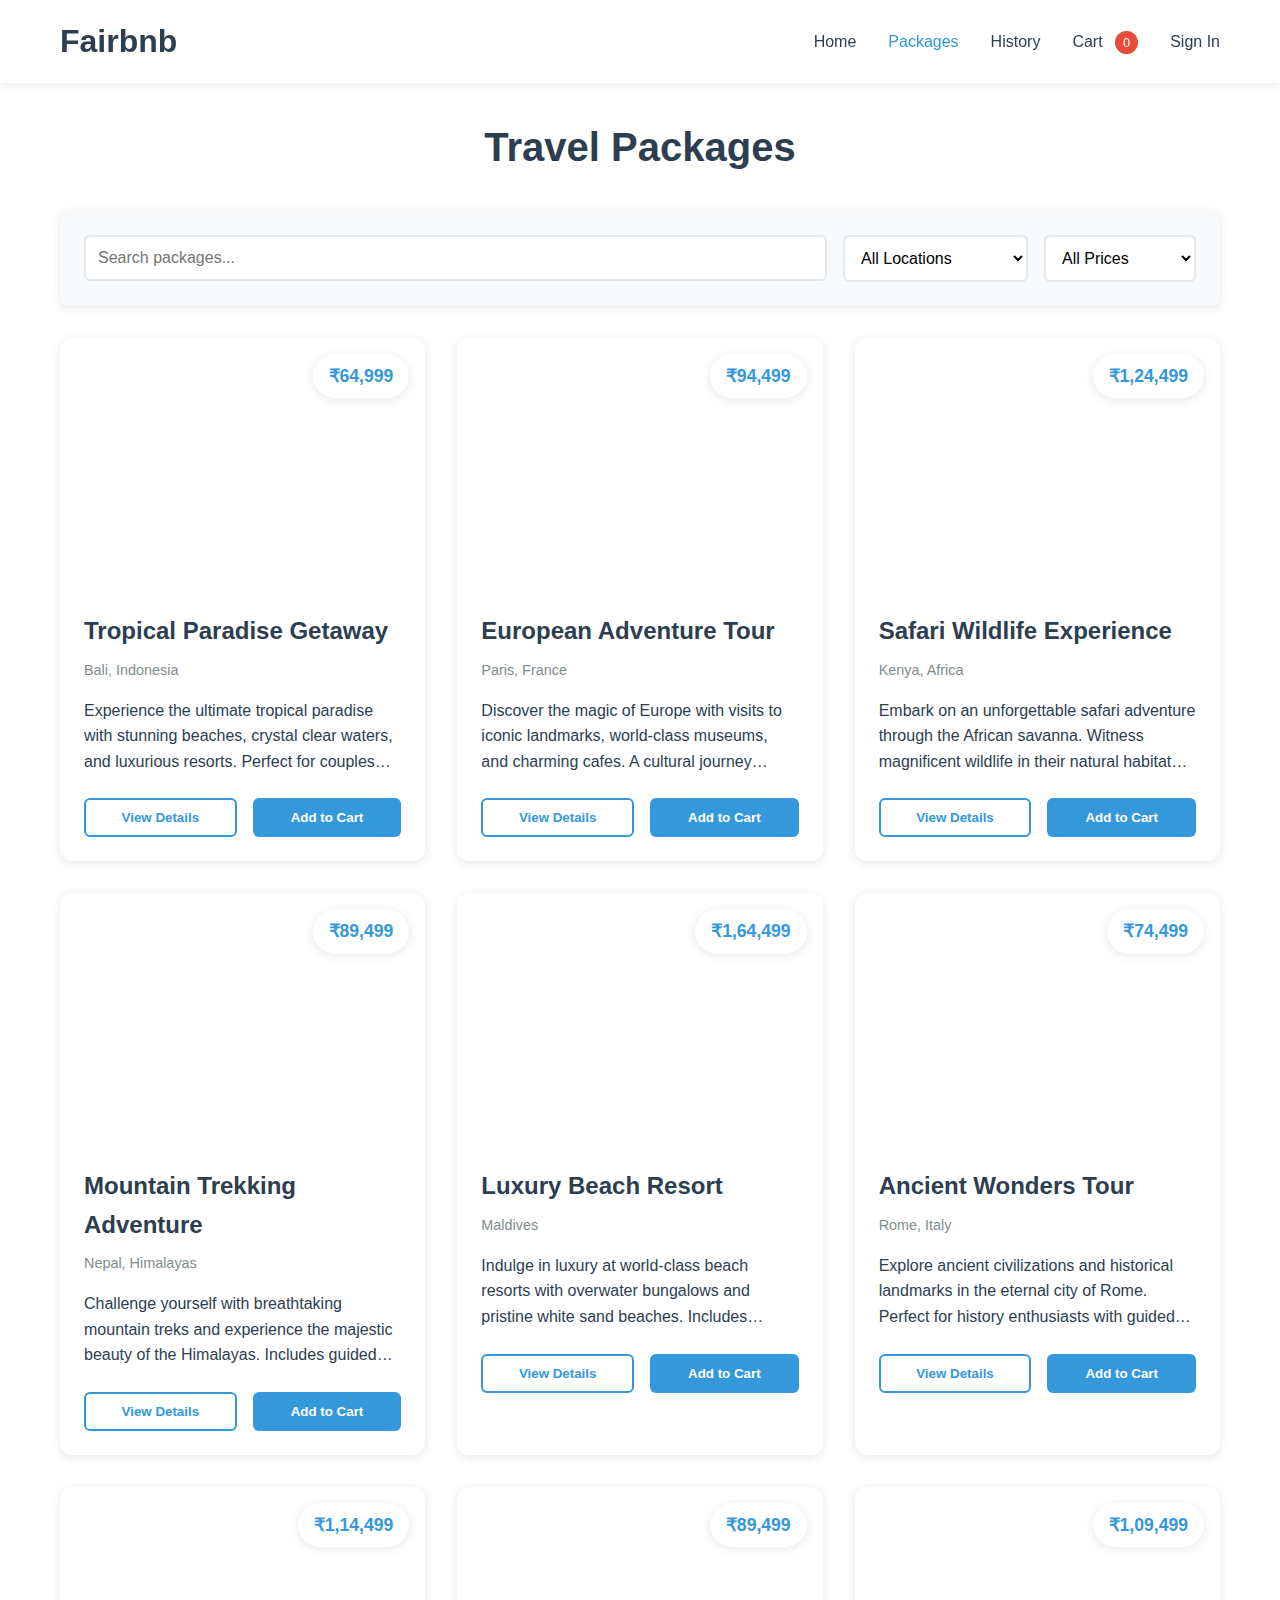
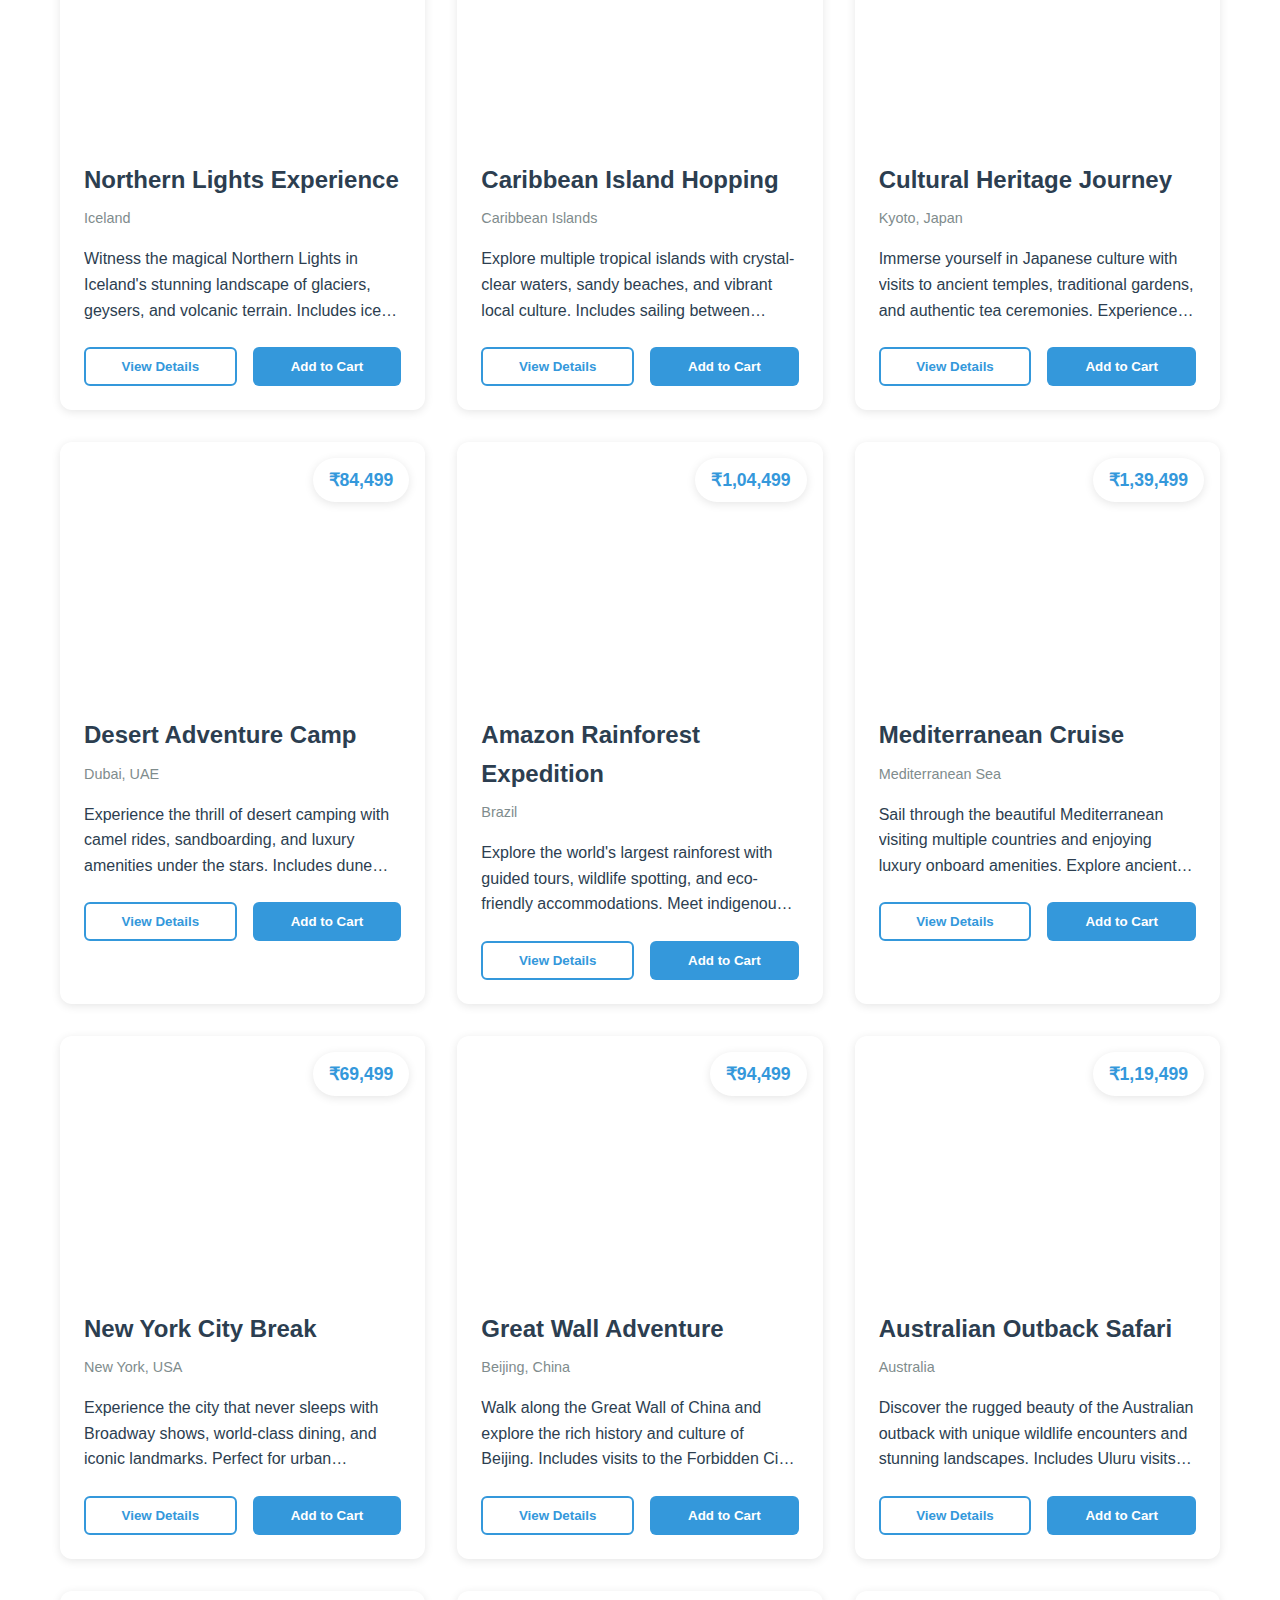
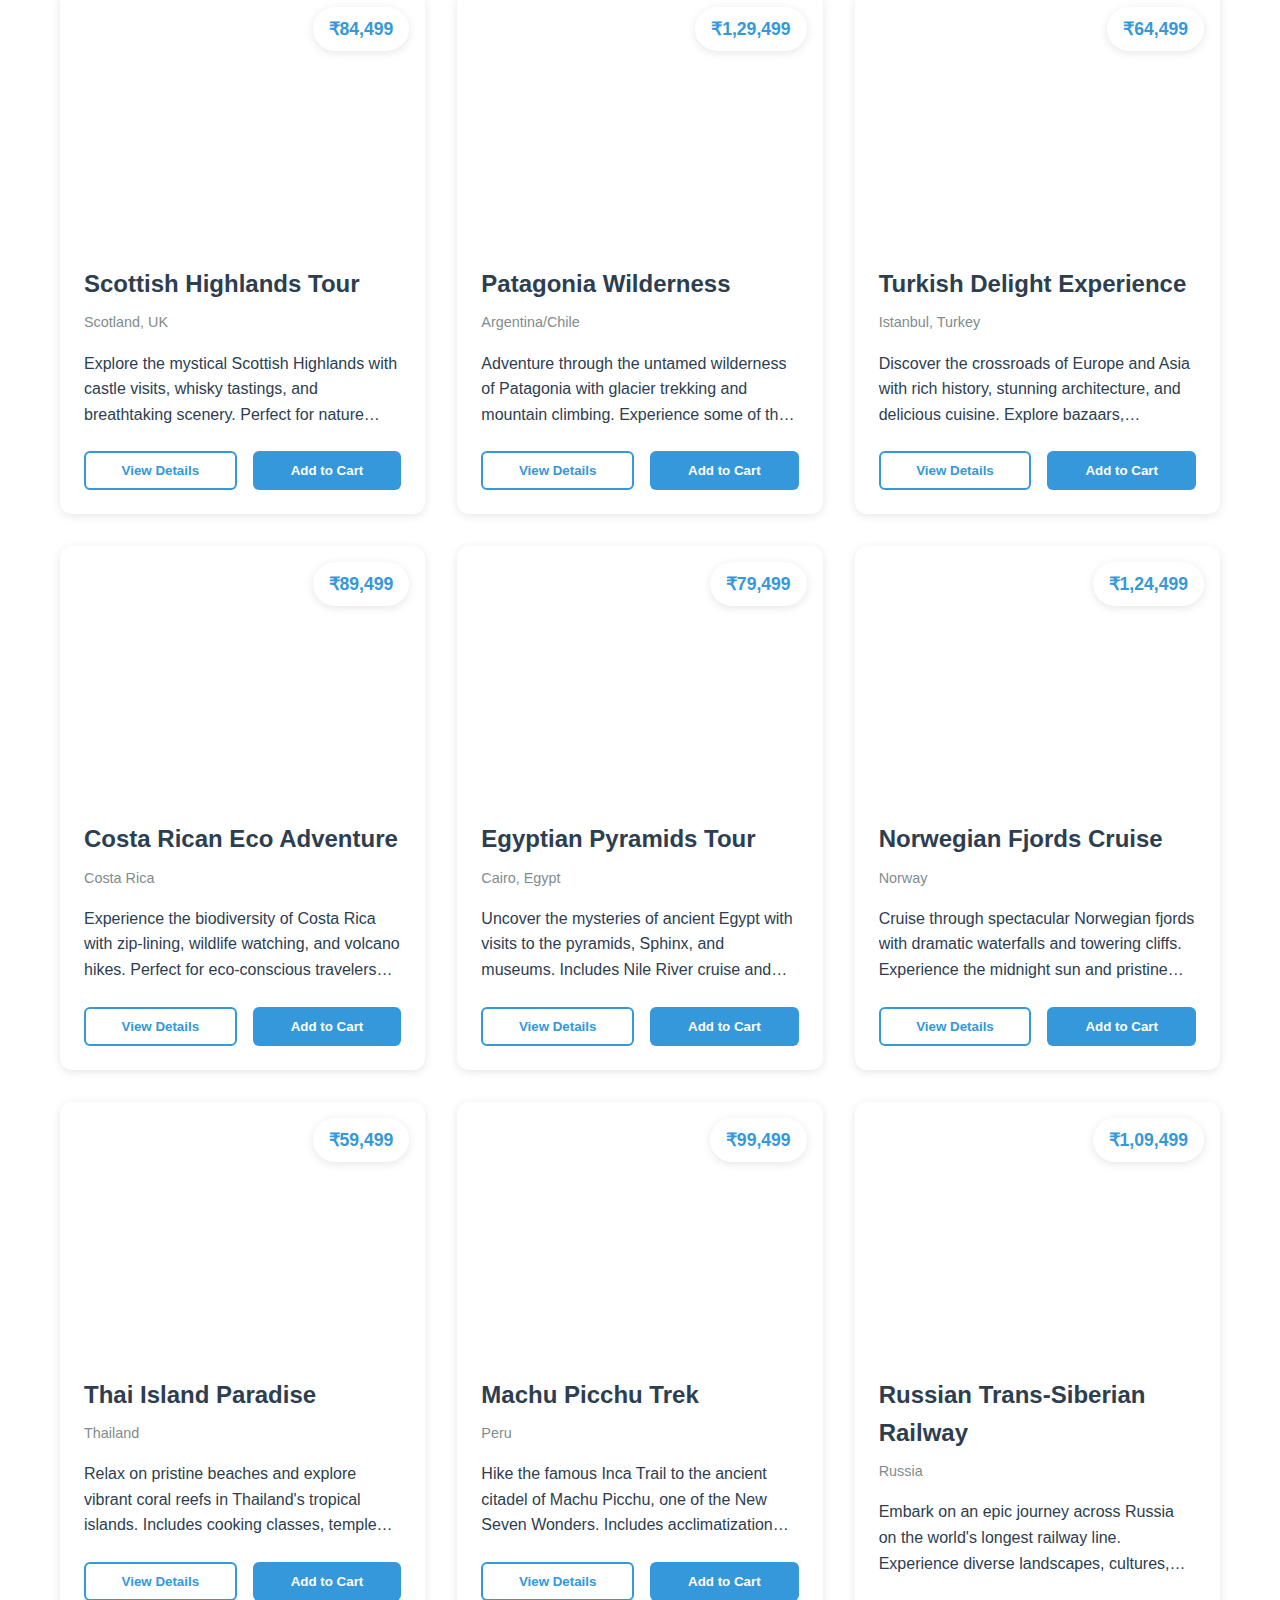
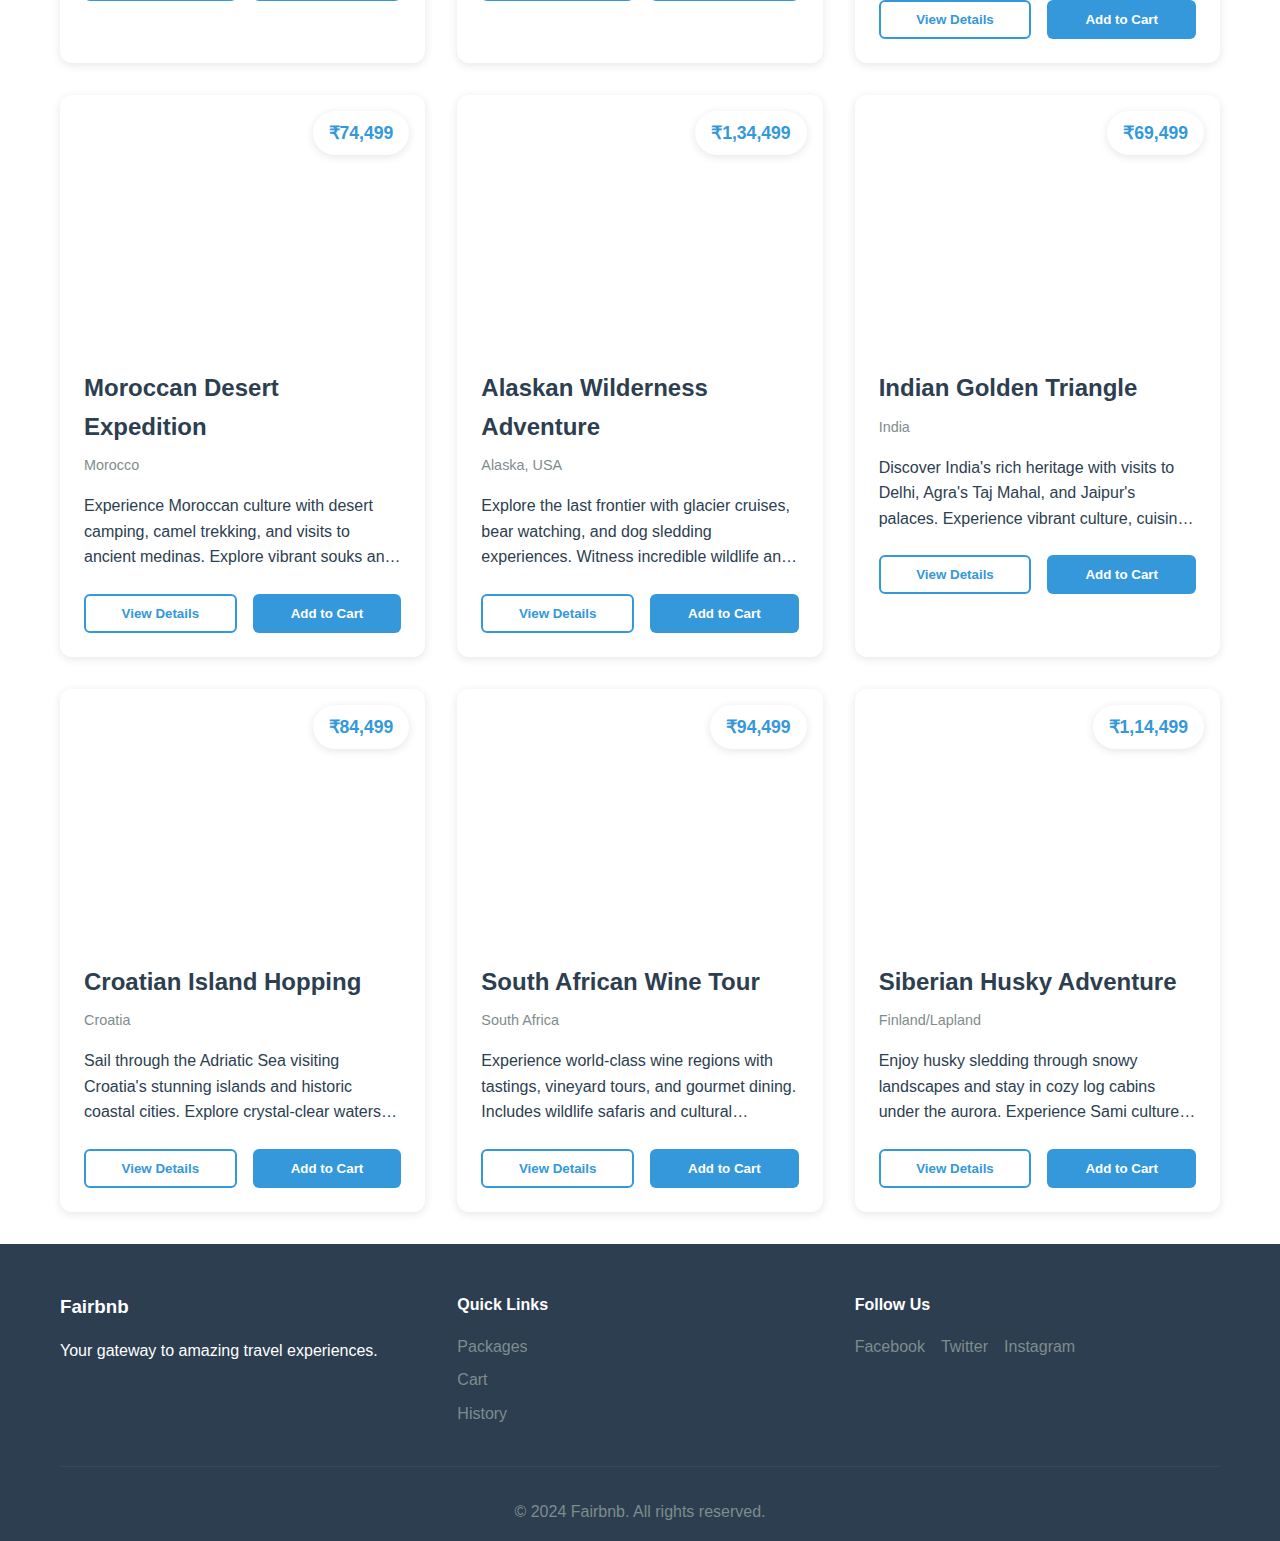
<file: packages.html>
<!DOCTYPE html>
<html lang="en">
<head>
    <meta charset="UTF-8">
    <meta name="viewport" content="width=device-width, initial-scale=1.0">
    <title>Travel Packages - Fairbnb</title>
    <link rel="stylesheet" href="assets/css/style.css">
    <link rel="stylesheet" href="assets/css/packages.css">
</head>
<body>
    <header class="header">
        <nav class="navbar">
            <div class="nav-container">
                <div class="nav-logo">
                    <h2>Fairbnb</h2>
                </div>
                <ul class="nav-menu" id="nav-menu">
                    <li class="nav-item">
                        <a href="index.html" class="nav-link">Home</a>
                    </li>
                    <li class="nav-item">
                        <a href="packages.html" class="nav-link active">Packages</a>
                    </li>
                    <li class="nav-item">
                        <a href="history.html" class="nav-link">History</a>
                    </li>
                    <li class="nav-item">
                        <a href="cart.html" class="nav-link">Cart <span id="cart-count" class="cart-count">0</span></a>
                    </li>
                    <li class="nav-item auth-section" id="auth-section">
                        <a href="signin.html" class="nav-link" id="auth-link">Sign In</a>
                    </li>
                </ul>
                <div class="nav-toggle" id="nav-toggle">
                    <span class="bar"></span>
                    <span class="bar"></span>
                    <span class="bar"></span>
                </div>
            </div>
        </nav>
    </header>

    <main class="main-content">
        <div class="container">
            <h1>Travel Packages</h1>
            
            <div class="filters">
                <div class="search-container">
                    <input type="text" id="search-input" placeholder="Search packages...">
                </div>
                <div class="filter-container">
                    <select id="location-filter">
                        <option value="">All Locations</option>
                    </select>
                    <select id="price-filter">
                        <option value="">All Prices</option>
                        <option value="0-500">$0 - $500</option>
                        <option value="500-1000">$500 - $1000</option>
                        <option value="1000-2000">$1000 - $2000</option>
                        <option value="2000+">$2000+</option>
                    </select>
                </div>
            </div>

            <div class="packages-grid" id="packages-grid">
                <!-- Packages will be populated by JavaScript -->
            </div>
        </div>
    </main>

    <!-- Package Detail Modal -->
    <div class="modal" id="package-modal">
        <div class="modal-content">
            <span class="close">&times;</span>
            <div id="modal-body">
                <!-- Modal content will be populated by JavaScript -->
            </div>
        </div>
    </div>

    <footer class="footer">
        <div class="container">
            <div class="footer-content">
                <div class="footer-section">
                    <h3>Fairbnb</h3>
                    <p>Your gateway to amazing travel experiences.</p>
                </div>
                <div class="footer-section">
                    <h4>Quick Links</h4>
                    <ul>
                        <li><a href="packages.html">Packages</a></li>
                        <li><a href="cart.html">Cart</a></li>
                        <li><a href="history.html">History</a></li>
                    </ul>
                </div>
                <div class="footer-section">
                    <h4>Follow Us</h4>
                    <div class="social-links">
                        <a href="#" aria-label="Facebook">Facebook</a>
                        <a href="#" aria-label="Twitter">Twitter</a>
                        <a href="#" aria-label="Instagram">Instagram</a>
                    </div>
                </div>
            </div>
            <div class="footer-bottom">
                <p>&copy; 2024 Fairbnb. All rights reserved.</p>
            </div>
        </div>
    </footer>

    <script src="assets/js/data.js"></script>
    <script src="assets/js/main.js"></script>
    <script src="assets/js/packages.js"></script>
</body>
</html>
</file>
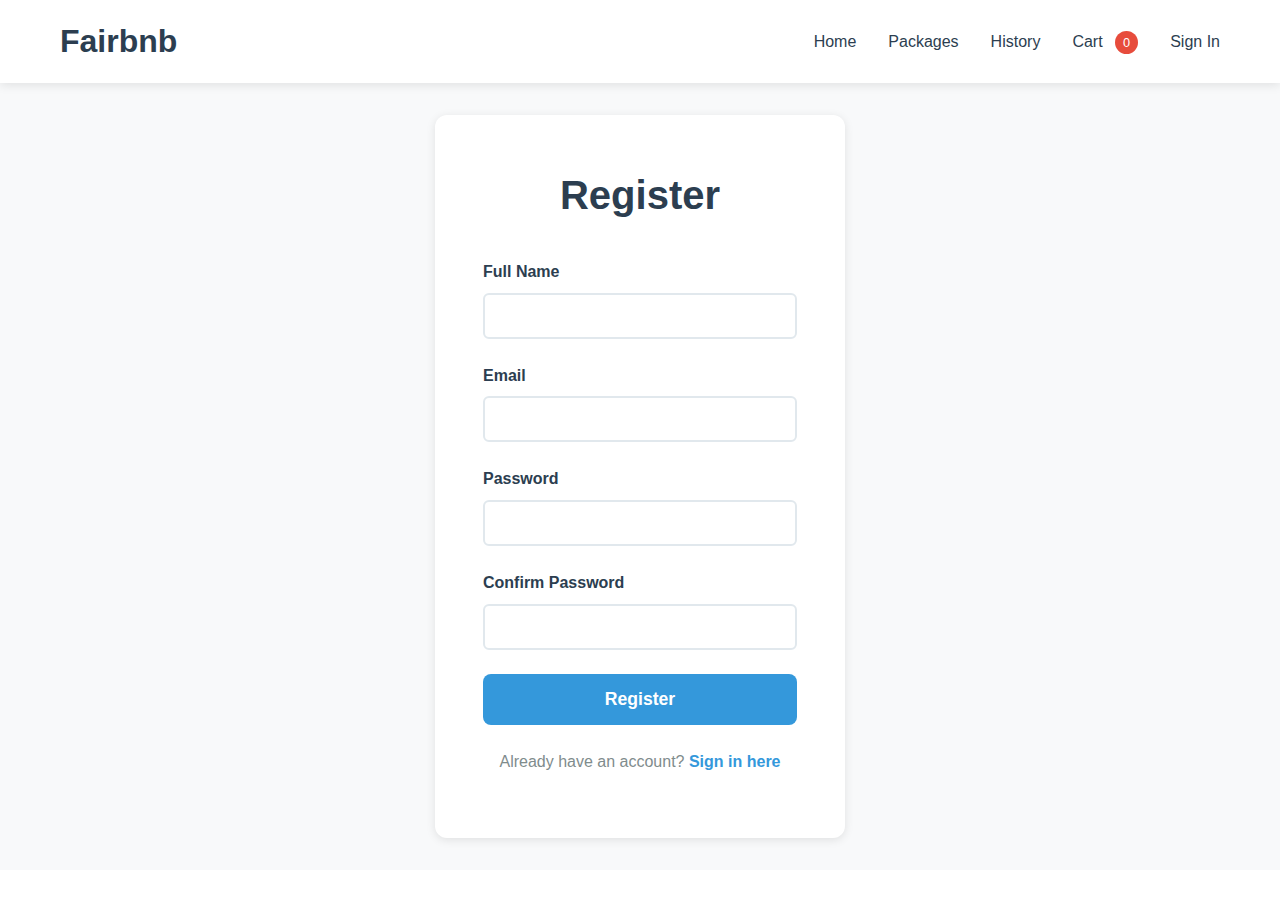
<file: register.html>
<!DOCTYPE html>
<html lang="en">
<head>
    <meta charset="UTF-8">
    <meta name="viewport" content="width=device-width, initial-scale=1.0">
    <title>Register - Fairbnb</title>
    <link rel="stylesheet" href="assets/css/style.css">
    <link rel="stylesheet" href="assets/css/auth.css">
</head>
<body>
    <header class="header">
        <nav class="navbar">
            <div class="nav-container">
                <div class="nav-logo">
                    <h2>Fairbnb</h2>
                </div>
                <ul class="nav-menu" id="nav-menu">
                    <li class="nav-item">
                        <a href="index.html" class="nav-link">Home</a>
                    </li>
                    <li class="nav-item">
                        <a href="packages.html" class="nav-link">Packages</a>
                    </li>
                    <li class="nav-item">
                        <a href="history.html" class="nav-link">History</a>
                    </li>
                    <li class="nav-item">
                        <a href="cart.html" class="nav-link">Cart <span id="cart-count" class="cart-count">0</span></a>
                    </li>
                    <li class="nav-item auth-section" id="auth-section">
                        <a href="signin.html" class="nav-link" id="auth-link">Sign In</a>
                    </li>
                </ul>
                <div class="nav-toggle" id="nav-toggle">
                    <span class="bar"></span>
                    <span class="bar"></span>
                    <span class="bar"></span>
                </div>
            </div>
        </nav>
    </header>

    <main class="auth-main">
        <div class="auth-container">
            <div class="auth-form">
                <h1>Register</h1>
                <form id="register-form">
                    <div class="form-group">
                        <label for="name">Full Name</label>
                        <input type="text" id="name" name="name" required>
                    </div>
                    <div class="form-group">
                        <label for="email">Email</label>
                        <input type="email" id="email" name="email" required>
                    </div>
                    <div class="form-group">
                        <label for="password">Password</label>
                        <input type="password" id="password" name="password" required minlength="6">
                    </div>
                    <div class="form-group">
                        <label for="confirm-password">Confirm Password</label>
                        <input type="password" id="confirm-password" name="confirm-password" required>
                    </div>
                    <button type="submit" class="auth-btn">Register</button>
                </form>
                <div class="auth-footer">
                    <p>Already have an account? <a href="signin.html">Sign in here</a></p>
                </div>
            </div>
        </div>
    </main>

    <script src="assets/js/main.js"></script>
    <script src="assets/js/auth.js"></script>
</body>
</html>
</file>
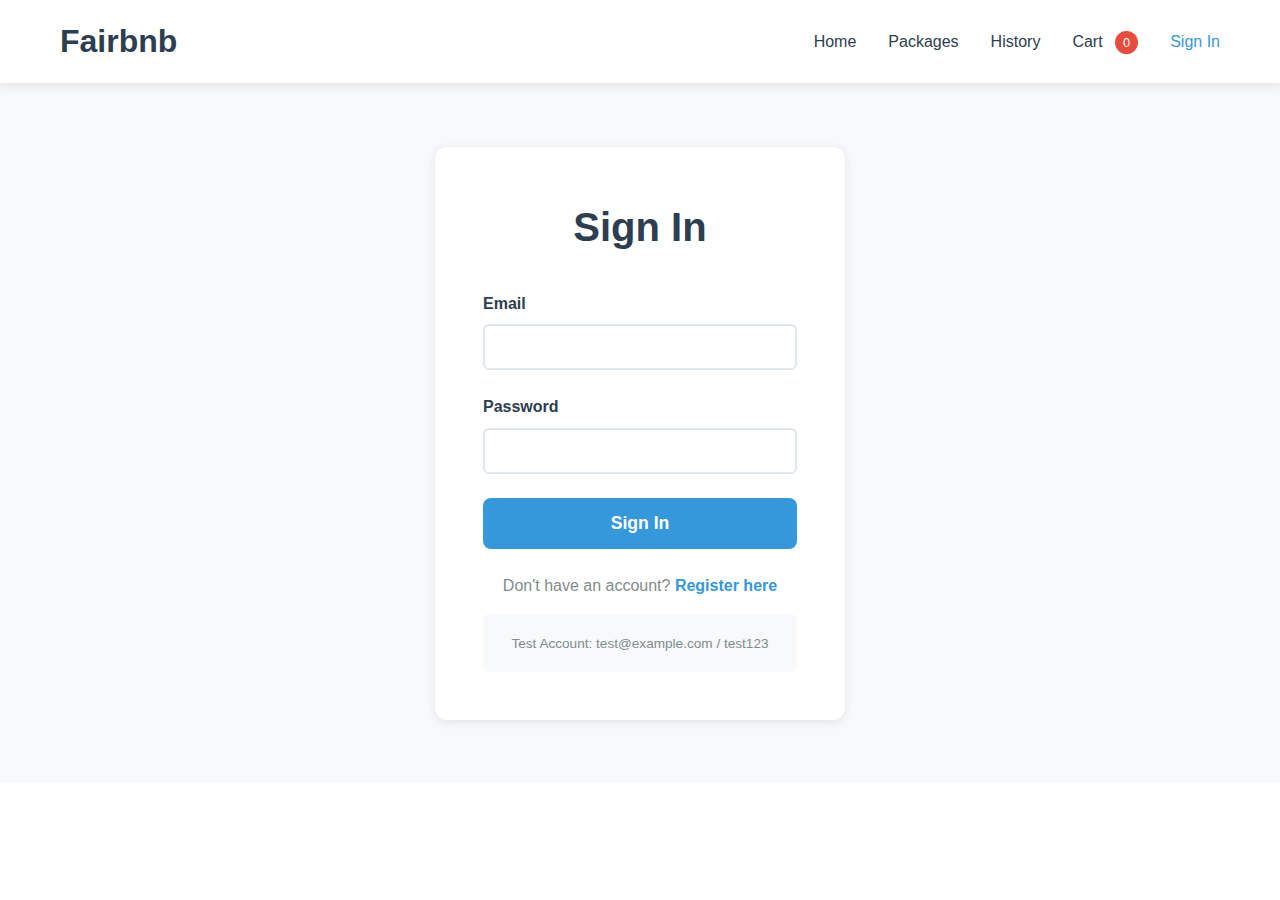
<file: signin.html>
<!DOCTYPE html>
<html lang="en">
<head>
    <meta charset="UTF-8">
    <meta name="viewport" content="width=device-width, initial-scale=1.0">
    <title>Sign In - Fairbnb</title>
    <link rel="stylesheet" href="assets/css/style.css">
    <link rel="stylesheet" href="assets/css/auth.css">
</head>
<body>
    <header class="header">
        <nav class="navbar">
            <div class="nav-container">
                <div class="nav-logo">
                    <h2>Fairbnb</h2>
                </div>
                <ul class="nav-menu" id="nav-menu">
                    <li class="nav-item">
                        <a href="index.html" class="nav-link">Home</a>
                    </li>
                    <li class="nav-item">
                        <a href="packages.html" class="nav-link">Packages</a>
                    </li>
                    <li class="nav-item">
                        <a href="history.html" class="nav-link">History</a>
                    </li>
                    <li class="nav-item">
                        <a href="cart.html" class="nav-link">Cart <span id="cart-count" class="cart-count">0</span></a>
                    </li>
                    <li class="nav-item auth-section" id="auth-section">
                        <a href="signin.html" class="nav-link active" id="auth-link">Sign In</a>
                    </li>
                </ul>
                <div class="nav-toggle" id="nav-toggle">
                    <span class="bar"></span>
                    <span class="bar"></span>
                    <span class="bar"></span>
                </div>
            </div>
        </nav>
    </header>

    <main class="auth-main">
        <div class="auth-container">
            <div class="auth-form">
                <h1>Sign In</h1>
                <form id="signin-form">
                    <div class="form-group">
                        <label for="email">Email</label>
                        <input type="email" id="email" name="email" required>
                    </div>
                    <div class="form-group">
                        <label for="password">Password</label>
                        <input type="password" id="password" name="password" required>
                    </div>
                    <button type="submit" class="auth-btn">Sign In</button>
                </form>
                <div class="auth-footer">
                    <p>Don't have an account? <a href="register.html">Register here</a></p>
                    <div class="test-account">
                        <small>Test Account: test@example.com / test123</small>
                    </div>
                </div>
            </div>
        </div>
    </main>

    <script src="assets/js/main.js"></script>
    <script src="assets/js/auth.js"></script>
</body>
</html>
</file>
<file: assets/css/style.css>
/* Global Styles */
* {
    margin: 0;
    padding: 0;
    box-sizing: border-box;
}

:root {
    --primary-color: #2c3e50;
    --secondary-color: #3498db;
    --accent-color: #e74c3c;
    --success-color: #27ae60;
    --warning-color: #f39c12;
    --light-bg: #f8f9fa;
    --dark-text: #2c3e50;
    --light-text: #7f8c8d;
    --white: #ffffff;
    --shadow: 0 2px 10px rgba(0, 0, 0, 0.1);
    --transition: all 0.3s ease;
}

body {
    font-family: 'Arial', sans-serif;
    line-height: 1.6;
    color: var(--dark-text);
    background-color: var(--white);
}

.container {
    max-width: 1200px;
    margin: 0 auto;
    padding: 0 20px;
}

/* Header & Navigation */
.header {
    background-color: var(--white);
    box-shadow: var(--shadow);
    position: sticky;
    top: 0;
    z-index: 1000;
}

.navbar {
    padding: 1rem 0;
}

.nav-container {
    display: flex;
    justify-content: space-between;
    align-items: center;
    max-width: 1200px;
    margin: 0 auto;
    padding: 0 20px;
}

.nav-logo h2 {
    color: var(--primary-color);
    font-size: 2rem;
}

.nav-menu {
    display: flex;
    list-style: none;
    align-items: center;
    gap: 2rem;
}

.nav-link {
    text-decoration: none;
    color: var(--dark-text);
    font-weight: 500;
    transition: var(--transition);
    position: relative;
}

.nav-link:hover {
    color: var(--secondary-color);
}

.nav-link.active {
    color: var(--secondary-color);
}

.cart-count {
    background-color: var(--accent-color);
    color: var(--white);
    border-radius: 50%;
    padding: 0.25rem 0.5rem;
    font-size: 0.8rem;
    margin-left: 0.5rem;
}

.nav-toggle {
    display: none;
    flex-direction: column;
    cursor: pointer;
}

.bar {
    width: 25px;
    height: 3px;
    background-color: var(--primary-color);
    margin: 3px 0;
    transition: var(--transition);
}

/* Main Content */
.main-content {
    min-height: calc(100vh - 400px);
    padding: 2rem 0;
}

/* Buttons */
.cta-button, .btn {
    background-color: var(--secondary-color);
    color: var(--white);
    padding: 12px 24px;
    border: none;
    border-radius: 6px;
    font-size: 1rem;
    font-weight: 600;
    text-decoration: none;
    display: inline-block;
    cursor: pointer;
    transition: var(--transition);
}

.cta-button:hover, .btn:hover {
    background-color: #2980b9;
    transform: translateY(-2px);
}

.btn-danger {
    background-color: var(--accent-color);
}

.btn-danger:hover {
    background-color: #c0392b;
}

.btn-success {
    background-color: var(--success-color);
}

.btn-success:hover {
    background-color: #229954;
}

/* Footer */
.footer {
    background-color: var(--primary-color);
    color: var(--white);
    padding: 3rem 0 1rem;
    margin-top: auto;
}

.footer-content {
    display: grid;
    grid-template-columns: repeat(auto-fit, minmax(250px, 1fr));
    gap: 2rem;
}

.footer-section h3, .footer-section h4 {
    margin-bottom: 1rem;
}

.footer-section ul {
    list-style: none;
}

.footer-section ul li {
    margin-bottom: 0.5rem;
}

.footer-section a {
    color: var(--light-text);
    text-decoration: none;
    transition: var(--transition);
}

.footer-section a:hover {
    color: var(--white);
}

.social-links {
    display: flex;
    gap: 1rem;
}

.footer-bottom {
    margin-top: 2rem;
    padding-top: 2rem;
    border-top: 1px solid #34495e;
    text-align: center;
    color: var(--light-text);
}

/* Modal */
.modal {
    display: none;
    position: fixed;
    z-index: 2000;
    left: 0;
    top: 0;
    width: 100%;
    height: 100%;
    background-color: rgba(0, 0, 0, 0.5);
}

.modal-content {
    background-color: var(--white);
    margin: 5% auto;
    padding: 20px;
    border-radius: 8px;
    max-width: 600px;
    max-height: 80vh;
    overflow-y: auto;
    position: relative;
}

.close {
    color: var(--light-text);
    float: right;
    font-size: 28px;
    font-weight: bold;
    position: absolute;
    right: 20px;
    top: 15px;
    cursor: pointer;
}

.close:hover {
    color: var(--dark-text);
}

/* Alert Messages */
.alert {
    padding: 1rem;
    margin: 1rem 0;
    border-radius: 6px;
    font-weight: 500;
}

.alert-success {
    background-color: #d4edda;
    color: #155724;
    border: 1px solid #c3e6cb;
}

.alert-error {
    background-color: #f8d7da;
    color: #721c24;
    border: 1px solid #f5c6cb;
}

.alert-info {
    background-color: #d1ecf1;
    color: #0c5460;
    border: 1px solid #bee5eb;
}

/* Form Styles */
.form-group {
    margin-bottom: 1.5rem;
}

.form-group label {
    display: block;
    margin-bottom: 0.5rem;
    font-weight: 600;
    color: var(--dark-text);
}

.form-group input,
.form-group select,
.form-group textarea {
    width: 100%;
    padding: 12px;
    border: 2px solid #e1e8ed;
    border-radius: 6px;
    font-size: 1rem;
    transition: var(--transition);
}

.form-group input:focus,
.form-group select:focus,
.form-group textarea:focus {
    outline: none;
    border-color: var(--secondary-color);
}

/* Responsive Design */
@media (max-width: 768px) {
    .nav-menu {
        position: fixed;
        left: -100%;
        top: 70px;
        flex-direction: column;
        background-color: var(--white);
        width: 100%;
        text-align: center;
        transition: 0.3s;
        box-shadow: var(--shadow);
        padding: 2rem 0;
    }

    .nav-menu.active {
        left: 0;
    }

    .nav-toggle {
        display: flex;
    }

    .nav-toggle.active .bar:nth-child(2) {
        opacity: 0;
    }

    .nav-toggle.active .bar:nth-child(1) {
        transform: translateY(8px) rotate(45deg);
    }

    .nav-toggle.active .bar:nth-child(3) {
        transform: translateY(-8px) rotate(-45deg);
    }

    .modal-content {
        margin: 10% auto;
        padding: 15px;
        max-width: 95%;
    }

    .footer-content {
        grid-template-columns: 1fr;
        text-align: center;
    }
}

/* Loading Spinner */
.loading {
    display: inline-block;
    width: 40px;
    height: 40px;
    border: 4px solid #f3f3f3;
    border-top: 4px solid var(--secondary-color);
    border-radius: 50%;
    animation: spin 1s linear infinite;
    margin: 2rem auto;
}

@keyframes spin {
    0% { transform: rotate(0deg); }
    100% { transform: rotate(360deg); }
}

/* Utility Classes */
.text-center {
    text-align: center;
}

.text-left {
    text-align: left;
}

.text-right {
    text-align: right;
}

.mb-1 { margin-bottom: 1rem; }
.mb-2 { margin-bottom: 2rem; }
.mt-1 { margin-top: 1rem; }
.mt-2 { margin-top: 2rem; }

.hidden {
    display: none;
}

.visible {
    display: block;
}
</file>
<file: assets/css/home.css>
/* Enhanced Hero Section */
.hero {
    background: linear-gradient(135deg, rgba(44, 62, 80, 0.8), rgba(52, 152, 219, 0.8)),
                url('https://images.unsplash.com/photo-1488646953014-85cb44e25828?w=1600&h=900&fit=crop') center/cover no-repeat;
    height: 100vh;
    display: flex;
    align-items: center;
    justify-content: center;
    text-align: center;
    color: var(--white);
    position: relative;
    overflow: hidden;
}

.hero::before {
    content: '';
    position: absolute;
    top: 0;
    left: 0;
    right: 0;
    bottom: 0;
    background: linear-gradient(45deg, rgba(0,0,0,0.1) 0%, rgba(0,0,0,0.3) 100%);
    z-index: 1;
}

.hero-content {
    max-width: 900px;
    position: relative;
    z-index: 2;
    animation: fadeInUp 1s ease-out;
}

.hero-content h1 {
    font-size: 4rem;
    margin-bottom: 1.5rem;
    font-weight: 800;
    text-shadow: 2px 2px 4px rgba(0, 0, 0, 0.3);
    line-height: 1.2;
}

.hero-content p {
    font-size: 1.5rem;
    margin-bottom: 3rem;
    line-height: 1.6;
    text-shadow: 1px 1px 2px rgba(0, 0, 0, 0.3);
    max-width: 700px;
    margin-left: auto;
    margin-right: auto;
}

.hero-actions {
    display: flex;
    gap: 1.5rem;
    justify-content: center;
    margin-bottom: 4rem;
    flex-wrap: wrap;
}

.cta-button.primary {
    background-color: #e74c3c;
    color: var(--white);
    padding: 16px 32px;
    font-size: 1.1rem;
    font-weight: 700;
    border-radius: 50px;
    transition: all 0.3s ease;
    box-shadow: 0 4px 15px rgba(231, 76, 60, 0.3);
}

.cta-button.secondary {
    background-color: transparent;
    color: var(--white);
    border: 2px solid var(--white);
    padding: 14px 30px;
    font-size: 1.1rem;
    font-weight: 600;
    border-radius: 50px;
    transition: all 0.3s ease;
}

.cta-button.primary:hover {
    background-color: #c0392b;
    transform: translateY(-3px);
    box-shadow: 0 6px 20px rgba(231, 76, 60, 0.4);
}

.cta-button.secondary:hover {
    background-color: var(--white);
    color: var(--primary-color);
    transform: translateY(-3px);
}

.hero-stats {
    display: flex;
    justify-content: center;
    gap: 3rem;
    flex-wrap: wrap;
}

.stat-item {
    text-align: center;
}

.stat-item h3 {
    font-size: 3rem;
    font-weight: 800;
    margin-bottom: 0.5rem;
    color: #f1c40f;
}

.stat-item p {
    font-size: 1.1rem;
    text-transform: uppercase;
    letter-spacing: 1px;
}

/* Section Headers */
.section-header {
    text-align: center;
    margin-bottom: 4rem;
}

.section-header h2 {
    font-size: 3rem;
    color: var(--primary-color);
    margin-bottom: 1rem;
    font-weight: 700;
}

.section-header p {
    font-size: 1.2rem;
    color: var(--light-text);
    max-width: 600px;
    margin: 0 auto;
}

/* Top Destinations Section */
.top-destinations {
    padding: 6rem 0;
    background-color: var(--light-bg);
}

.destinations-grid {
    display: grid;
    grid-template-columns: repeat(auto-fit, minmax(300px, 1fr));
    gap: 2rem;
}

.destination-card {
    background-color: var(--white);
    border-radius: 20px;
    overflow: hidden;
    box-shadow: 0 10px 30px rgba(0, 0, 0, 0.1);
    transition: all 0.3s ease;
    position: relative;
}

.destination-card:hover {
    transform: translateY(-10px);
    box-shadow: 0 20px 40px rgba(0, 0, 0, 0.15);
}

.destination-image {
    height: 250px;
    background-size: cover;
    background-position: center;
    position: relative;
}

.destination-content {
    padding: 2rem;
}

.destination-content h3 {
    font-size: 1.5rem;
    color: var(--primary-color);
    margin-bottom: 0.5rem;
    font-weight: 700;
}

.destination-location {
    color: var(--secondary-color);
    font-weight: 600;
    margin-bottom: 1rem;
}

.destination-description {
    color: var(--light-text);
    line-height: 1.6;
    margin-bottom: 1.5rem;
}

.destination-footer {
    display: flex;
    justify-content: space-between;
    align-items: center;
}

.destination-price {
    font-size: 1.5rem;
    font-weight: 800;
    color: #e74c3c;
}

.destination-link {
    color: var(--secondary-color);
    text-decoration: none;
    font-weight: 600;
    transition: var(--transition);
}

.destination-link:hover {
    color: var(--primary-color);
}

.section-footer {
    text-align: center;
    margin-top: 3rem;
}

/* Why Choose Us Section */
.why-choose-us {
    padding: 6rem 0;
    background-color: var(--white);
}

.features-grid {
    display: grid;
    grid-template-columns: repeat(auto-fit, minmax(260px, 1fr));
    gap: 2rem;
}

.feature-card {
    text-align: center;
    padding: 3rem 2rem;
    background-color: var(--light-bg);
    border-radius: 20px;
    transition: all 0.3s ease;
    border: 2px solid transparent;
}

.feature-card:hover {
    background-color: var(--white);
    border-color: var(--secondary-color);
    transform: translateY(-5px);
    box-shadow: 0 15px 35px rgba(0, 0, 0, 0.1);
}

.feature-icon {
    font-size: 4rem;
    margin-bottom: 1.5rem;
    display: block;
}

.feature-card h3 {
    font-size: 1.5rem;
    color: var(--primary-color);
    margin-bottom: 1rem;
    font-weight: 700;
}

.feature-card p {
    color: var(--light-text);
    line-height: 1.6;
}

/* Testimonials Section */
.testimonials {
    padding: 6rem 0;
    background: linear-gradient(135deg, var(--primary-color), var(--secondary-color));
    color: var(--white);
}

.testimonials .section-header h2,
.testimonials .section-header p {
    color: var(--white);
}

.testimonials-grid {
    display: grid;
    grid-template-columns: repeat(auto-fit, minmax(300px, 1fr));
    gap: 2rem;
}

.testimonial-card {
    background-color: rgba(255, 255, 255, 0.1);
    backdrop-filter: blur(10px);
    border-radius: 20px;
    padding: 2rem;
    border: 1px solid rgba(255, 255, 255, 0.2);
    transition: all 0.3s ease;
}

.testimonial-card:hover {
    background-color: rgba(255, 255, 255, 0.15);
    transform: translateY(-5px);
}

.testimonial-content {
    margin-bottom: 2rem;
}

.testimonial-content p {
    font-size: 1.1rem;
    line-height: 1.8;
    font-style: italic;
}

.testimonial-author {
    display: flex;
    align-items: center;
    gap: 1rem;
}

.author-avatar {
    font-size: 3rem;
    width: 60px;
    height: 60px;
    display: flex;
    align-items: center;
    justify-content: center;
    background-color: rgba(255, 255, 255, 0.2);
    border-radius: 50%;
}

.author-info h4 {
    font-size: 1.2rem;
    margin-bottom: 0.25rem;
}

.author-info span {
    color: rgba(255, 255, 255, 0.8);
    font-size: 0.9rem;
}

/* Newsletter Section */
.newsletter {
    padding: 4rem 0;
    background-color: var(--light-bg);
}

.newsletter-content {
    display: grid;
    grid-template-columns: 1fr 1fr;
    gap: 3rem;
    align-items: center;
}

.newsletter-text h2 {
    font-size: 2.5rem;
    color: var(--primary-color);
    margin-bottom: 1rem;
    font-weight: 700;
}

.newsletter-text p {
    color: var(--light-text);
    font-size: 1.1rem;
}

.newsletter-form form {
    display: flex;
    gap: 1rem;
    max-width: 500px;
}

.newsletter-form input {
    flex: 1;
    padding: 15px 20px;
    border: 2px solid #e1e8ed;
    border-radius: 50px;
    font-size: 1rem;
    outline: none;
    transition: var(--transition);
}

.newsletter-form input:focus {
    border-color: var(--secondary-color);
}

.newsletter-form button {
    padding: 15px 25px;
    border-radius: 50px;
    white-space: nowrap;
}

/* Enhanced Footer */
.footer {
    background-color: var(--primary-color);
    color: var(--white);
    padding: 4rem 0 2rem;
}

.footer-content {
    display: grid;
    grid-template-columns: 2fr 1fr 1fr 1fr;
    gap: 3rem;
    margin-bottom: 3rem;
}

.footer-section h3,
.footer-section h4 {
    margin-bottom: 1.5rem;
    font-weight: 700;
}

.footer-section ul {
    list-style: none;
}

.footer-section ul li {
    margin-bottom: 0.75rem;
}

.footer-section a {
    color: rgba(255, 255, 255, 0.8);
    text-decoration: none;
    transition: var(--transition);
}

.footer-section a:hover {
    color: var(--white);
}

.social-links {
    display: flex;
    gap: 1rem;
    margin-top: 1.5rem;
}

.social-links a {
    font-size: 1.5rem;
    width: 45px;
    height: 45px;
    background-color: rgba(255, 255, 255, 0.1);
    border-radius: 50%;
    display: flex;
    align-items: center;
    justify-content: center;
    transition: all 0.3s ease;
}

.social-links a:hover {
    background-color: var(--secondary-color);
    transform: translateY(-3px);
}

.footer-bottom {
    border-top: 1px solid rgba(255, 255, 255, 0.2);
    padding-top: 2rem;
}

.footer-bottom-content {
    display: flex;
    justify-content: space-between;
    align-items: center;
    flex-wrap: wrap;
    gap: 1rem;
}

.footer-links {
    display: flex;
    gap: 2rem;
}

.footer-links a {
    color: rgba(255, 255, 255, 0.8);
    text-decoration: none;
    font-size: 0.9rem;
    transition: var(--transition);
}

.footer-links a:hover {
    color: var(--white);
}

/* Animation */
@keyframes fadeInUp {
    from {
        opacity: 0;
        transform: translateY(50px);
    }
    to {
        opacity: 1;
        transform: translateY(0);
    }
}

/* Responsive Design */
@media (max-width: 768px) {
    .hero-content h1 {
        font-size: 2.5rem;
    }

    .hero-content p {
        font-size: 1.1rem;
    }

    .hero-actions {
        flex-direction: column;
        align-items: center;
    }

    .hero-stats {
        gap: 2rem;
    }

    .stat-item h3 {
        font-size: 2rem;
    }

    .section-header h2 {
        font-size: 2rem;
    }

    .destinations-grid {
        grid-template-columns: 1fr;
    }

    .features-grid {
        grid-template-columns: 1fr;
    }

    .testimonials-grid {
        grid-template-columns: 1fr;
    }

    .newsletter-content {
        grid-template-columns: 1fr;
        text-align: center;
    }

    .newsletter-form form {
        flex-direction: column;
        max-width: 100%;
    }

    .footer-content {
        grid-template-columns: 1fr;
        text-align: center;
    }

    .footer-bottom-content {
        flex-direction: column;
        text-align: center;
    }

    .footer-links {
        justify-content: center;
    }
}

@media (max-width: 480px) {
    .hero-content h1 {
        font-size: 2rem;
    }

    .feature-card {
        padding: 2rem 1rem;
    }

    .feature-icon {
        font-size: 3rem;
    }
}
</file>
<file: Fairbnb/assets/css/style.css>
/* Global Styles */
* {
    margin: 0;
    padding: 0;
    box-sizing: border-box;
}

:root {
    --primary-color: #2c3e50;
    --secondary-color: #3498db;
    --accent-color: #e74c3c;
    --success-color: #27ae60;
    --warning-color: #f39c12;
    --light-bg: #f8f9fa;
    --dark-text: #2c3e50;
    --light-text: #7f8c8d;
    --white: #ffffff;
    --shadow: 0 2px 10px rgba(0, 0, 0, 0.1);
    --transition: all 0.3s ease;
}

body {
    font-family: 'Arial', sans-serif;
    line-height: 1.6;
    color: var(--dark-text);
    background-color: var(--white);
}

.container {
    max-width: 1200px;
    margin: 0 auto;
    padding: 0 20px;
}

/* Header & Navigation */
.header {
    background-color: var(--white);
    box-shadow: var(--shadow);
    position: sticky;
    top: 0;
    z-index: 1000;
}

.navbar {
    padding: 1rem 0;
}

.nav-container {
    display: flex;
    justify-content: space-between;
    align-items: center;
    max-width: 1200px;
    margin: 0 auto;
    padding: 0 20px;
}

.nav-logo h2 {
    color: var(--primary-color);
    font-size: 2rem;
}

.nav-menu {
    display: flex;
    list-style: none;
    align-items: center;
    gap: 2rem;
}

.nav-link {
    text-decoration: none;
    color: var(--dark-text);
    font-weight: 500;
    transition: var(--transition);
    position: relative;
}

.nav-link:hover {
    color: var(--secondary-color);
}

.nav-link.active {
    color: var(--secondary-color);
}

.cart-count {
    background-color: var(--accent-color);
    color: var(--white);
    border-radius: 50%;
    padding: 0.25rem 0.5rem;
    font-size: 0.8rem;
    margin-left: 0.5rem;
}

.nav-toggle {
    display: none;
    flex-direction: column;
    cursor: pointer;
}

.bar {
    width: 25px;
    height: 3px;
    background-color: var(--primary-color);
    margin: 3px 0;
    transition: var(--transition);
}

/* Main Content */
.main-content {
    min-height: calc(100vh - 400px);
    padding: 2rem 0;
}

/* Buttons */
.cta-button, .btn {
    background-color: var(--secondary-color);
    color: var(--white);
    padding: 12px 24px;
    border: none;
    border-radius: 6px;
    font-size: 1rem;
    font-weight: 600;
    text-decoration: none;
    display: inline-block;
    cursor: pointer;
    transition: var(--transition);
}

.cta-button:hover, .btn:hover {
    background-color: #2980b9;
    transform: translateY(-2px);
}

.btn-danger {
    background-color: var(--accent-color);
}

.btn-danger:hover {
    background-color: #c0392b;
}

.btn-success {
    background-color: var(--success-color);
}

.btn-success:hover {
    background-color: #229954;
}

/* Footer */
.footer {
    background-color: var(--primary-color);
    color: var(--white);
    padding: 3rem 0 1rem;
    margin-top: auto;
}

.footer-content {
    display: grid;
    grid-template-columns: repeat(auto-fit, minmax(250px, 1fr));
    gap: 2rem;
}

.footer-section h3, .footer-section h4 {
    margin-bottom: 1rem;
}

.footer-section ul {
    list-style: none;
}

.footer-section ul li {
    margin-bottom: 0.5rem;
}

.footer-section a {
    color: var(--light-text);
    text-decoration: none;
    transition: var(--transition);
}

.footer-section a:hover {
    color: var(--white);
}

.social-links {
    display: flex;
    gap: 1rem;
}

.footer-bottom {
    margin-top: 2rem;
    padding-top: 2rem;
    border-top: 1px solid #34495e;
    text-align: center;
    color: var(--light-text);
}

/* Modal */
.modal {
    display: none;
    position: fixed;
    z-index: 2000;
    left: 0;
    top: 0;
    width: 100%;
    height: 100%;
    background-color: rgba(0, 0, 0, 0.5);
}

.modal-content {
    background-color: var(--white);
    margin: 5% auto;
    padding: 20px;
    border-radius: 8px;
    max-width: 600px;
    max-height: 80vh;
    overflow-y: auto;
    position: relative;
}

.close {
    color: var(--light-text);
    float: right;
    font-size: 28px;
    font-weight: bold;
    position: absolute;
    right: 20px;
    top: 15px;
    cursor: pointer;
}

.close:hover {
    color: var(--dark-text);
}

/* Alert Messages */
.alert {
    padding: 1rem;
    margin: 1rem 0;
    border-radius: 6px;
    font-weight: 500;
}

.alert-success {
    background-color: #d4edda;
    color: #155724;
    border: 1px solid #c3e6cb;
}

.alert-error {
    background-color: #f8d7da;
    color: #721c24;
    border: 1px solid #f5c6cb;
}

.alert-info {
    background-color: #d1ecf1;
    color: #0c5460;
    border: 1px solid #bee5eb;
}

/* Form Styles */
.form-group {
    margin-bottom: 1.5rem;
}

.form-group label {
    display: block;
    margin-bottom: 0.5rem;
    font-weight: 600;
    color: var(--dark-text);
}

.form-group input,
.form-group select,
.form-group textarea {
    width: 100%;
    padding: 12px;
    border: 2px solid #e1e8ed;
    border-radius: 6px;
    font-size: 1rem;
    transition: var(--transition);
}

.form-group input:focus,
.form-group select:focus,
.form-group textarea:focus {
    outline: none;
    border-color: var(--secondary-color);
}

/* Responsive Design */
@media (max-width: 768px) {
    .nav-menu {
        position: fixed;
        left: -100%;
        top: 70px;
        flex-direction: column;
        background-color: var(--white);
        width: 100%;
        text-align: center;
        transition: 0.3s;
        box-shadow: var(--shadow);
        padding: 2rem 0;
    }

    .nav-menu.active {
        left: 0;
    }

    .nav-toggle {
        display: flex;
    }

    .nav-toggle.active .bar:nth-child(2) {
        opacity: 0;
    }

    .nav-toggle.active .bar:nth-child(1) {
        transform: translateY(8px) rotate(45deg);
    }

    .nav-toggle.active .bar:nth-child(3) {
        transform: translateY(-8px) rotate(-45deg);
    }

    .modal-content {
        margin: 10% auto;
        padding: 15px;
        max-width: 95%;
    }

    .footer-content {
        grid-template-columns: 1fr;
        text-align: center;
    }
}

/* Loading Spinner */
.loading {
    display: inline-block;
    width: 40px;
    height: 40px;
    border: 4px solid #f3f3f3;
    border-top: 4px solid var(--secondary-color);
    border-radius: 50%;
    animation: spin 1s linear infinite;
    margin: 2rem auto;
}

@keyframes spin {
    0% { transform: rotate(0deg); }
    100% { transform: rotate(360deg); }
}

/* Utility Classes */
.text-center {
    text-align: center;
}

.text-left {
    text-align: left;
}

.text-right {
    text-align: right;
}

.mb-1 { margin-bottom: 1rem; }
.mb-2 { margin-bottom: 2rem; }
.mt-1 { margin-top: 1rem; }
.mt-2 { margin-top: 2rem; }

.hidden {
    display: none;
}

.visible {
    display: block;
}
</file>
<file: Fairbnb/assets/css/home.css>
/* Enhanced Hero Section */
.hero {
    background: linear-gradient(135deg, rgba(44, 62, 80, 0.8), rgba(52, 152, 219, 0.8)),
                url('https://images.unsplash.com/photo-1488646953014-85cb44e25828?w=1600&h=900&fit=crop') center/cover no-repeat;
    height: 100vh;
    display: flex;
    align-items: center;
    justify-content: center;
    text-align: center;
    color: var(--white);
    position: relative;
    overflow: hidden;
}

.hero::before {
    content: '';
    position: absolute;
    top: 0;
    left: 0;
    right: 0;
    bottom: 0;
    background: linear-gradient(45deg, rgba(0,0,0,0.1) 0%, rgba(0,0,0,0.3) 100%);
    z-index: 1;
}

.hero-content {
    max-width: 900px;
    position: relative;
    z-index: 2;
    animation: fadeInUp 1s ease-out;
}

.hero-content h1 {
    font-size: 4rem;
    margin-bottom: 1.5rem;
    font-weight: 800;
    text-shadow: 2px 2px 4px rgba(0, 0, 0, 0.3);
    line-height: 1.2;
}

.hero-content p {
    font-size: 1.5rem;
    margin-bottom: 3rem;
    line-height: 1.6;
    text-shadow: 1px 1px 2px rgba(0, 0, 0, 0.3);
    max-width: 700px;
    margin-left: auto;
    margin-right: auto;
}

.hero-actions {
    display: flex;
    gap: 1.5rem;
    justify-content: center;
    margin-bottom: 4rem;
    flex-wrap: wrap;
}

.cta-button.primary {
    background-color: #e74c3c;
    color: var(--white);
    padding: 16px 32px;
    font-size: 1.1rem;
    font-weight: 700;
    border-radius: 50px;
    transition: all 0.3s ease;
    box-shadow: 0 4px 15px rgba(231, 76, 60, 0.3);
}

.cta-button.secondary {
    background-color: transparent;
    color: var(--white);
    border: 2px solid var(--white);
    padding: 14px 30px;
    font-size: 1.1rem;
    font-weight: 600;
    border-radius: 50px;
    transition: all 0.3s ease;
}

.cta-button.primary:hover {
    background-color: #c0392b;
    transform: translateY(-3px);
    box-shadow: 0 6px 20px rgba(231, 76, 60, 0.4);
}

.cta-button.secondary:hover {
    background-color: var(--white);
    color: var(--primary-color);
    transform: translateY(-3px);
}

.hero-stats {
    display: flex;
    justify-content: center;
    gap: 3rem;
    flex-wrap: wrap;
}

.stat-item {
    text-align: center;
}

.stat-item h3 {
    font-size: 3rem;
    font-weight: 800;
    margin-bottom: 0.5rem;
    color: #f1c40f;
}

.stat-item p {
    font-size: 1.1rem;
    text-transform: uppercase;
    letter-spacing: 1px;
}

/* Section Headers */
.section-header {
    text-align: center;
    margin-bottom: 4rem;
}

.section-header h2 {
    font-size: 3rem;
    color: var(--primary-color);
    margin-bottom: 1rem;
    font-weight: 700;
}

.section-header p {
    font-size: 1.2rem;
    color: var(--light-text);
    max-width: 600px;
    margin: 0 auto;
}

/* Top Destinations Section */
.top-destinations {
    padding: 6rem 0;
    background-color: var(--light-bg);
}

.destinations-grid {
    display: grid;
    grid-template-columns: repeat(auto-fit, minmax(300px, 1fr));
    gap: 2rem;
}

.destination-card {
    background-color: var(--white);
    border-radius: 20px;
    overflow: hidden;
    box-shadow: 0 10px 30px rgba(0, 0, 0, 0.1);
    transition: all 0.3s ease;
    position: relative;
}

.destination-card:hover {
    transform: translateY(-10px);
    box-shadow: 0 20px 40px rgba(0, 0, 0, 0.15);
}

.destination-image {
    height: 250px;
    background-size: cover;
    background-position: center;
    position: relative;
}

.destination-content {
    padding: 2rem;
}

.destination-content h3 {
    font-size: 1.5rem;
    color: var(--primary-color);
    margin-bottom: 0.5rem;
    font-weight: 700;
}

.destination-location {
    color: var(--secondary-color);
    font-weight: 600;
    margin-bottom: 1rem;
}

.destination-description {
    color: var(--light-text);
    line-height: 1.6;
    margin-bottom: 1.5rem;
}

.destination-footer {
    display: flex;
    justify-content: space-between;
    align-items: center;
}

.destination-price {
    font-size: 1.5rem;
    font-weight: 800;
    color: #e74c3c;
}

.destination-link {
    color: var(--secondary-color);
    text-decoration: none;
    font-weight: 600;
    transition: var(--transition);
}

.destination-link:hover {
    color: var(--primary-color);
}

.section-footer {
    text-align: center;
    margin-top: 3rem;
}

/* Why Choose Us Section */
.why-choose-us {
    padding: 6rem 0;
    background-color: var(--white);
}

.features-grid {
    display: grid;
    grid-template-columns: repeat(auto-fit, minmax(260px, 1fr));
    gap: 2rem;
}

.feature-card {
    text-align: center;
    padding: 3rem 2rem;
    background-color: var(--light-bg);
    border-radius: 20px;
    transition: all 0.3s ease;
    border: 2px solid transparent;
}

.feature-card:hover {
    background-color: var(--white);
    border-color: var(--secondary-color);
    transform: translateY(-5px);
    box-shadow: 0 15px 35px rgba(0, 0, 0, 0.1);
}

.feature-icon {
    font-size: 4rem;
    margin-bottom: 1.5rem;
    display: block;
}

.feature-card h3 {
    font-size: 1.5rem;
    color: var(--primary-color);
    margin-bottom: 1rem;
    font-weight: 700;
}

.feature-card p {
    color: var(--light-text);
    line-height: 1.6;
}

/* Testimonials Section */
.testimonials {
    padding: 6rem 0;
    background: linear-gradient(135deg, var(--primary-color), var(--secondary-color));
    color: var(--white);
}

.testimonials .section-header h2,
.testimonials .section-header p {
    color: var(--white);
}

.testimonials-grid {
    display: grid;
    grid-template-columns: repeat(auto-fit, minmax(300px, 1fr));
    gap: 2rem;
}

.testimonial-card {
    background-color: rgba(255, 255, 255, 0.1);
    backdrop-filter: blur(10px);
    border-radius: 20px;
    padding: 2rem;
    border: 1px solid rgba(255, 255, 255, 0.2);
    transition: all 0.3s ease;
}

.testimonial-card:hover {
    background-color: rgba(255, 255, 255, 0.15);
    transform: translateY(-5px);
}

.testimonial-content {
    margin-bottom: 2rem;
}

.testimonial-content p {
    font-size: 1.1rem;
    line-height: 1.8;
    font-style: italic;
}

.testimonial-author {
    display: flex;
    align-items: center;
    gap: 1rem;
}

.author-avatar {
    font-size: 3rem;
    width: 60px;
    height: 60px;
    display: flex;
    align-items: center;
    justify-content: center;
    background-color: rgba(255, 255, 255, 0.2);
    border-radius: 50%;
}

.author-info h4 {
    font-size: 1.2rem;
    margin-bottom: 0.25rem;
}

.author-info span {
    color: rgba(255, 255, 255, 0.8);
    font-size: 0.9rem;
}

/* Newsletter Section */
.newsletter {
    padding: 4rem 0;
    background-color: var(--light-bg);
}

.newsletter-content {
    display: grid;
    grid-template-columns: 1fr 1fr;
    gap: 3rem;
    align-items: center;
}

.newsletter-text h2 {
    font-size: 2.5rem;
    color: var(--primary-color);
    margin-bottom: 1rem;
    font-weight: 700;
}

.newsletter-text p {
    color: var(--light-text);
    font-size: 1.1rem;
}

.newsletter-form form {
    display: flex;
    gap: 1rem;
    max-width: 500px;
}

.newsletter-form input {
    flex: 1;
    padding: 15px 20px;
    border: 2px solid #e1e8ed;
    border-radius: 50px;
    font-size: 1rem;
    outline: none;
    transition: var(--transition);
}

.newsletter-form input:focus {
    border-color: var(--secondary-color);
}

.newsletter-form button {
    padding: 15px 25px;
    border-radius: 50px;
    white-space: nowrap;
}

/* Enhanced Footer */
.footer {
    background-color: var(--primary-color);
    color: var(--white);
    padding: 4rem 0 2rem;
}

.footer-content {
    display: grid;
    grid-template-columns: 2fr 1fr 1fr 1fr;
    gap: 3rem;
    margin-bottom: 3rem;
}

.footer-section h3,
.footer-section h4 {
    margin-bottom: 1.5rem;
    font-weight: 700;
}

.footer-section ul {
    list-style: none;
}

.footer-section ul li {
    margin-bottom: 0.75rem;
}

.footer-section a {
    color: rgba(255, 255, 255, 0.8);
    text-decoration: none;
    transition: var(--transition);
}

.footer-section a:hover {
    color: var(--white);
}

.social-links {
    display: flex;
    gap: 1rem;
    margin-top: 1.5rem;
}

.social-links a {
    font-size: 1.5rem;
    width: 45px;
    height: 45px;
    background-color: rgba(255, 255, 255, 0.1);
    border-radius: 50%;
    display: flex;
    align-items: center;
    justify-content: center;
    transition: all 0.3s ease;
}

.social-links a:hover {
    background-color: var(--secondary-color);
    transform: translateY(-3px);
}

.footer-bottom {
    border-top: 1px solid rgba(255, 255, 255, 0.2);
    padding-top: 2rem;
}

.footer-bottom-content {
    display: flex;
    justify-content: space-between;
    align-items: center;
    flex-wrap: wrap;
    gap: 1rem;
}

.footer-links {
    display: flex;
    gap: 2rem;
}

.footer-links a {
    color: rgba(255, 255, 255, 0.8);
    text-decoration: none;
    font-size: 0.9rem;
    transition: var(--transition);
}

.footer-links a:hover {
    color: var(--white);
}

/* Animation */
@keyframes fadeInUp {
    from {
        opacity: 0;
        transform: translateY(50px);
    }
    to {
        opacity: 1;
        transform: translateY(0);
    }
}

/* Responsive Design */
@media (max-width: 768px) {
    .hero-content h1 {
        font-size: 2.5rem;
    }

    .hero-content p {
        font-size: 1.1rem;
    }

    .hero-actions {
        flex-direction: column;
        align-items: center;
    }

    .hero-stats {
        gap: 2rem;
    }

    .stat-item h3 {
        font-size: 2rem;
    }

    .section-header h2 {
        font-size: 2rem;
    }

    .destinations-grid {
        grid-template-columns: 1fr;
    }

    .features-grid {
        grid-template-columns: 1fr;
    }

    .testimonials-grid {
        grid-template-columns: 1fr;
    }

    .newsletter-content {
        grid-template-columns: 1fr;
        text-align: center;
    }

    .newsletter-form form {
        flex-direction: column;
        max-width: 100%;
    }

    .footer-content {
        grid-template-columns: 1fr;
        text-align: center;
    }

    .footer-bottom-content {
        flex-direction: column;
        text-align: center;
    }

    .footer-links {
        justify-content: center;
    }
}

@media (max-width: 480px) {
    .hero-content h1 {
        font-size: 2rem;
    }

    .feature-card {
        padding: 2rem 1rem;
    }

    .feature-icon {
        font-size: 3rem;
    }
}
</file>
<file: assets/css/cart.css>
/* Cart Page Styles */
.main-content h1 {
    font-size: 2.5rem;
    text-align: center;
    margin-bottom: 2rem;
    color: var(--primary-color);
}

/* Cart Content */
.cart-content {
    display: grid;
    grid-template-columns: 1fr 350px;
    gap: 2rem;
    margin-bottom: 2rem;
}

.cart-items {
    background-color: var(--white);
    border-radius: 12px;
    padding: 1.5rem;
    box-shadow: var(--shadow);
}

.cart-item {
    display: flex;
    gap: 1rem;
    padding: 1.5rem;
    border-bottom: 1px solid #e1e8ed;
    transition: var(--transition);
}

.cart-item:last-child {
    border-bottom: none;
}

.cart-item:hover {
    background-color: var(--light-bg);
}

.cart-item-image {
    width: 120px;
    height: 120px;
    border-radius: 8px;
    object-fit: cover;
}

.cart-item-details {
    flex: 1;
}

.cart-item-details h3 {
    font-size: 1.25rem;
    color: var(--primary-color);
    margin-bottom: 0.5rem;
}

.cart-item-details p {
    color: var(--light-text);
    margin-bottom: 0.5rem;
}

.cart-item-price {
    font-size: 1.1rem;
    font-weight: 700;
    color: var(--secondary-color);
    margin-bottom: 1rem;
}

.cart-item-actions {
    display: flex;
    align-items: center;
    gap: 1rem;
}

.quantity-controls {
    display: flex;
    align-items: center;
    gap: 0.5rem;
}

.quantity-btn {
    background-color: var(--secondary-color);
    color: var(--white);
    border: none;
    width: 35px;
    height: 35px;
    border-radius: 6px;
    cursor: pointer;
    font-size: 1.1rem;
    transition: var(--transition);
}

.quantity-btn:hover {
    background-color: #2980b9;
}

.quantity-btn:disabled {
    background-color: var(--light-text);
    cursor: not-allowed;
}

.quantity-display {
    min-width: 40px;
    text-align: center;
    font-weight: 600;
    font-size: 1.1rem;
}

.remove-btn {
    background-color: var(--accent-color);
    color: var(--white);
    border: none;
    padding: 8px 16px;
    border-radius: 6px;
    cursor: pointer;
    font-size: 0.9rem;
    transition: var(--transition);
}

.remove-btn:hover {
    background-color: #c0392b;
}

/* Cart Summary */
.cart-summary {
    background-color: var(--white);
    border-radius: 12px;
    padding: 1.5rem;
    box-shadow: var(--shadow);
    height: fit-content;
    position: sticky;
    top: 100px;
}

.cart-summary h3 {
    font-size: 1.5rem;
    color: var(--primary-color);
    margin-bottom: 1.5rem;
    text-align: center;
}

.summary-row {
    display: flex;
    justify-content: space-between;
    margin-bottom: 1rem;
    font-size: 1rem;
}

.summary-row.total {
    border-top: 2px solid #e1e8ed;
    padding-top: 1rem;
    font-size: 1.25rem;
    font-weight: 700;
    color: var(--primary-color);
}

.checkout-btn {
    width: 100%;
    background-color: var(--success-color);
    color: var(--white);
    border: none;
    padding: 15px;
    border-radius: 8px;
    font-size: 1.1rem;
    font-weight: 600;
    cursor: pointer;
    transition: var(--transition);
    margin-bottom: 1rem;
}

.checkout-btn:hover {
    background-color: #229954;
    transform: translateY(-2px);
}

.checkout-btn:disabled {
    background-color: var(--light-text);
    cursor: not-allowed;
    transform: none;
}

.clear-cart-btn {
    width: 100%;
    background-color: transparent;
    color: var(--accent-color);
    border: 2px solid var(--accent-color);
    padding: 12px;
    border-radius: 8px;
    font-size: 1rem;
    font-weight: 600;
    cursor: pointer;
    transition: var(--transition);
}

.clear-cart-btn:hover {
    background-color: var(--accent-color);
    color: var(--white);
}

/* Empty Cart */
.empty-cart {
    text-align: center;
    padding: 3rem;
    background-color: var(--white);
    border-radius: 12px;
    box-shadow: var(--shadow);
}

.empty-cart h2 {
    font-size: 2rem;
    color: var(--primary-color);
    margin-bottom: 1rem;
}

.empty-cart p {
    color: var(--light-text);
    font-size: 1.1rem;
    margin-bottom: 2rem;
}

/* History Page Styles */
.history-content {
    display: grid;
    gap: 1.5rem;
}

.history-item {
    background-color: var(--white);
    border-radius: 12px;
    padding: 1.5rem;
    box-shadow: var(--shadow);
    transition: var(--transition);
}

.history-item:hover {
    transform: translateY(-3px);
    box-shadow: 0 8px 25px rgba(0, 0, 0, 0.15);
}

.history-header {
    display: flex;
    justify-content: space-between;
    align-items: flex-start;
    margin-bottom: 1rem;
    padding-bottom: 1rem;
    border-bottom: 1px solid #e1e8ed;
}

.history-date {
    color: var(--light-text);
    font-size: 0.9rem;
    margin-bottom: 0.5rem;
}

.booking-status {
    padding: 0.5rem 1rem;
    border-radius: 20px;
    font-size: 0.85rem;
    font-weight: 600;
    text-transform: uppercase;
    display: inline-block;
}

.status-completed {
    background-color: #e7f6ed;
    color: #27ae60;
}

.status-pending {
    background-color: #fff3e0;
    color: #f39c12;
}

.status-cancelled {
    background-color: #ffebee;
    color: #e74c3c;
}

.history-total {
    font-size: 1.5rem;
    font-weight: 700;
    color: var(--success-color);
}

.history-packages {
    display: grid;
    gap: 1rem;
}

.history-package {
    display: flex;
    justify-content: space-between;
    align-items: center;
    padding: 1rem;
    background-color: var(--light-bg);
    border-radius: 8px;
}

.history-package-info {
    display: flex;
    align-items: center;
    gap: 1rem;
    flex: 1;
}

.package-image-small {
    width: 60px;
    height: 60px;
    border-radius: 8px;
    background-size: cover;
    background-position: center;
    flex-shrink: 0;
}

.package-details h4 {
    color: var(--primary-color);
    margin-bottom: 0.25rem;
    font-size: 1.1rem;
}

.package-details p {
    color: var(--light-text);
    font-size: 0.9rem;
}

.history-package-actions {
    display: flex;
    align-items: center;
    gap: 1rem;
}

.history-package-price {
    font-weight: 700;
    color: var(--secondary-color);
    font-size: 1.1rem;
}

.rebook-btn {
    background-color: var(--secondary-color);
    color: var(--white);
    border: none;
    padding: 8px 16px;
    border-radius: 6px;
    cursor: pointer;
    font-size: 0.9rem;
    transition: var(--transition);
}

.rebook-btn:hover {
    background-color: #2980b9;
}

.empty-history {
    text-align: center;
    padding: 3rem;
    background-color: var(--white);
    border-radius: 12px;
    box-shadow: var(--shadow);
}

.empty-history h2 {
    font-size: 2rem;
    color: var(--primary-color);
    margin-bottom: 1rem;
}

.empty-history p {
    color: var(--light-text);
    font-size: 1.1rem;
    margin-bottom: 2rem;
}

/* Loading Animation */
.loading-container {
    text-align: center;
    padding: 3rem;
}

.loading {
    display: flex;
    flex-direction: column;
    align-items: center;
    gap: 1rem;
}

.loading-spinner {
    width: 50px;
    height: 50px;
    border: 4px solid #f3f3f3;
    border-top: 4px solid var(--secondary-color);
    border-radius: 50%;
    animation: spin 1s linear infinite;
}

.loading p {
    color: var(--light-text);
    font-size: 1.1rem;
}

@keyframes spin {
    0% { transform: rotate(0deg); }
    100% { transform: rotate(360deg); }
}

/* Responsive Design */
@media (max-width: 1024px) {
    .cart-content {
        grid-template-columns: 1fr;
        gap: 1.5rem;
    }

    .cart-summary {
        position: static;
    }
}

@media (max-width: 768px) {
    .cart-item {
        flex-direction: column;
        text-align: center;
    }

    .cart-item-image {
        width: 100%;
        height: 200px;
        margin: 0 auto;
    }

    .main-content h1 {
        font-size: 2rem;
    }

    .history-header {
        flex-direction: column;
        text-align: center;
        gap: 0.5rem;
    }

    .history-package {
        flex-direction: column;
        text-align: center;
        gap: 1rem;
    }

    .history-package-info {
        flex-direction: column;
        text-align: center;
    }

    .history-package-actions {
        justify-content: center;
    }
}

@media (max-width: 480px) {
    .cart-item-actions {
        flex-direction: column;
        align-items: stretch;
        gap: 1rem;
    }

    .quantity-controls {
        justify-content: center;
    }

    .summary-row {
        font-size: 0.9rem;
    }

    .summary-row.total {
        font-size: 1.1rem;
    }

    .package-image-small {
        width: 50px;
        height: 50px;
    }
}
</file>
<file: assets/css/packages.css>
/* Packages Page Styles */
.main-content h1 {
    font-size: 2.5rem;
    text-align: center;
    margin-bottom: 2rem;
    color: var(--primary-color);
}

/* Filters */
.filters {
    display: flex;
    flex-wrap: wrap;
    gap: 1rem;
    margin-bottom: 2rem;
    padding: 1.5rem;
    background-color: var(--light-bg);
    border-radius: 8px;
    box-shadow: var(--shadow);
}

.search-container {
    flex: 1;
    min-width: 250px;
}

.search-container input {
    width: 100%;
    padding: 12px;
    border: 2px solid #e1e8ed;
    border-radius: 6px;
    font-size: 1rem;
    transition: var(--transition);
}

.search-container input:focus {
    outline: none;
    border-color: var(--secondary-color);
}

.filter-container {
    display: flex;
    gap: 1rem;
}

.filter-container select {
    padding: 12px;
    border: 2px solid #e1e8ed;
    border-radius: 6px;
    font-size: 1rem;
    background-color: var(--white);
    min-width: 150px;
}

/* Packages Grid */
.packages-grid {
    display: grid;
    grid-template-columns: repeat(auto-fill, minmax(350px, 1fr));
    gap: 2rem;
}

.package-card {
    background-color: var(--white);
    border-radius: 12px;
    overflow: hidden;
    box-shadow: var(--shadow);
    transition: var(--transition);
    position: relative;
}

.package-card:hover {
    transform: translateY(-8px);
    box-shadow: 0 8px 25px rgba(0, 0, 0, 0.15);
}

.package-image {
    width: 100%;
    height: 250px;
    background-size: cover;
    background-position: center;
    position: relative;
}

.package-price {
    position: absolute;
    top: 1rem;
    right: 1rem;
    background-color: var(--white);
    color: var(--secondary-color);
    padding: 0.5rem 1rem;
    border-radius: 25px;
    font-weight: 700;
    font-size: 1.1rem;
    box-shadow: var(--shadow);
}

.package-content {
    padding: 1.5rem;
}

.package-content h3 {
    font-size: 1.5rem;
    margin-bottom: 0.5rem;
    color: var(--primary-color);
}

.package-location {
    color: var(--light-text);
    font-size: 0.9rem;
    margin-bottom: 1rem;
}

.package-description {
    color: var(--dark-text);
    line-height: 1.6;
    margin-bottom: 1.5rem;
    display: -webkit-box;
    -webkit-line-clamp: 3;
    -webkit-box-orient: vertical;
    overflow: hidden;
}

.package-actions {
    display: flex;
    gap: 1rem;
}

.view-details-btn {
    background-color: transparent;
    color: var(--secondary-color);
    border: 2px solid var(--secondary-color);
    padding: 10px 20px;
    border-radius: 6px;
    font-weight: 600;
    cursor: pointer;
    transition: var(--transition);
    flex: 1;
}

.view-details-btn:hover {
    background-color: var(--secondary-color);
    color: var(--white);
}

.add-to-cart-btn {
    background-color: var(--secondary-color);
    color: var(--white);
    border: none;
    padding: 10px 20px;
    border-radius: 6px;
    font-weight: 600;
    cursor: pointer;
    transition: var(--transition);
    flex: 1;
}

.add-to-cart-btn:hover {
    background-color: #2980b9;
    transform: translateY(-2px);
}

.add-to-cart-btn:disabled {
    background-color: var(--light-text);
    cursor: not-allowed;
    transform: none;
}

/* Package Modal */
.modal-content .package-modal-content {
    text-align: center;
}

.modal-content .package-modal-content img {
    width: 100%;
    max-height: 400px;
    object-fit: cover;
    border-radius: 8px;
    margin-bottom: 1.5rem;
}

.modal-content .package-modal-content h2 {
    font-size: 2rem;
    color: var(--primary-color);
    margin-bottom: 0.5rem;
}

.modal-content .package-modal-content .location {
    color: var(--light-text);
    font-size: 1.1rem;
    margin-bottom: 1rem;
}

.modal-content .package-modal-content .price {
    font-size: 1.5rem;
    color: var(--secondary-color);
    font-weight: 700;
    margin-bottom: 1.5rem;
}

.modal-content .package-modal-content .description {
    text-align: left;
    line-height: 1.6;
    margin-bottom: 2rem;
}

/* Loading State */
.packages-loading {
    text-align: center;
    padding: 3rem;
}

.packages-empty {
    text-align: center;
    padding: 3rem;
    color: var(--light-text);
}

.packages-empty h2 {
    color: var(--dark-text);
    margin-bottom: 1rem;
}

/* Responsive Design */
@media (max-width: 768px) {
    .filters {
        flex-direction: column;
    }

    .filter-container {
        flex-direction: column;
    }

    .filter-container select {
        min-width: 100%;
    }

    .packages-grid {
        grid-template-columns: 1fr;
    }

    .package-actions {
        flex-direction: column;
    }

    .main-content h1 {
        font-size: 2rem;
    }
}

@media (max-width: 480px) {
    .package-card {
        border-radius: 8px;
    }

    .package-content {
        padding: 1rem;
    }

    .package-content h3 {
        font-size: 1.25rem;
    }
}
</file>
<file: assets/css/auth.css>
/* Auth Page Styles */
.auth-main {
    min-height: calc(100vh - 200px);
    display: flex;
    align-items: center;
    justify-content: center;
    padding: 2rem 0;
    background-color: var(--light-bg);
}

.auth-container {
    max-width: 450px;
    width: 100%;
    padding: 0 20px;
}

.auth-form {
    background-color: var(--white);
    padding: 3rem;
    border-radius: 12px;
    box-shadow: var(--shadow);
    text-align: center;
}

.auth-form h1 {
    font-size: 2.5rem;
    color: var(--primary-color);
    margin-bottom: 2rem;
}

.auth-form .form-group {
    text-align: left;
    margin-bottom: 1.5rem;
}

.auth-form .form-group label {
    display: block;
    margin-bottom: 0.5rem;
    font-weight: 600;
    color: var(--dark-text);
}

.auth-form .form-group input {
    width: 100%;
    padding: 12px;
    border: 2px solid #e1e8ed;
    border-radius: 6px;
    font-size: 1rem;
    transition: var(--transition);
}

.auth-form .form-group input:focus {
    outline: none;
    border-color: var(--secondary-color);
}

.auth-form .form-group input.error {
    border-color: var(--accent-color);
}

.error-message {
    color: var(--accent-color);
    font-size: 0.9rem;
    margin-top: 0.25rem;
    text-align: left;
}

.auth-btn {
    width: 100%;
    background-color: var(--secondary-color);
    color: var(--white);
    border: none;
    padding: 15px;
    border-radius: 8px;
    font-size: 1.1rem;
    font-weight: 600;
    cursor: pointer;
    transition: var(--transition);
    margin-bottom: 1.5rem;
}

.auth-btn:hover {
    background-color: #2980b9;
    transform: translateY(-2px);
}

.auth-btn:disabled {
    background-color: var(--light-text);
    cursor: not-allowed;
    transform: none;
}

.auth-footer {
    text-align: center;
}

.auth-footer p {
    color: var(--light-text);
    margin-bottom: 1rem;
}

.auth-footer a {
    color: var(--secondary-color);
    text-decoration: none;
    font-weight: 600;
    transition: var(--transition);
}

.auth-footer a:hover {
    color: #2980b9;
}

.test-account {
    background-color: var(--light-bg);
    padding: 1rem;
    border-radius: 6px;
    margin-top: 1rem;
}

.test-account small {
    color: var(--light-text);
    font-size: 0.85rem;
}

/* Auth Success/Error Messages */
.auth-message {
    padding: 1rem;
    border-radius: 6px;
    margin-bottom: 1.5rem;
    font-weight: 500;
}

.auth-message.success {
    background-color: #d4edda;
    color: #155724;
    border: 1px solid #c3e6cb;
}

.auth-message.error {
    background-color: #f8d7da;
    color: #721c24;
    border: 1px solid #f5c6cb;
}

/* Responsive Design */
@media (max-width: 768px) {
    .auth-form {
        padding: 2rem;
    }

    .auth-form h1 {
        font-size: 2rem;
    }
}

@media (max-width: 480px) {
    .auth-form {
        padding: 1.5rem;
        border-radius: 8px;
    }

    .auth-form h1 {
        font-size: 1.75rem;
    }
}
</file>
